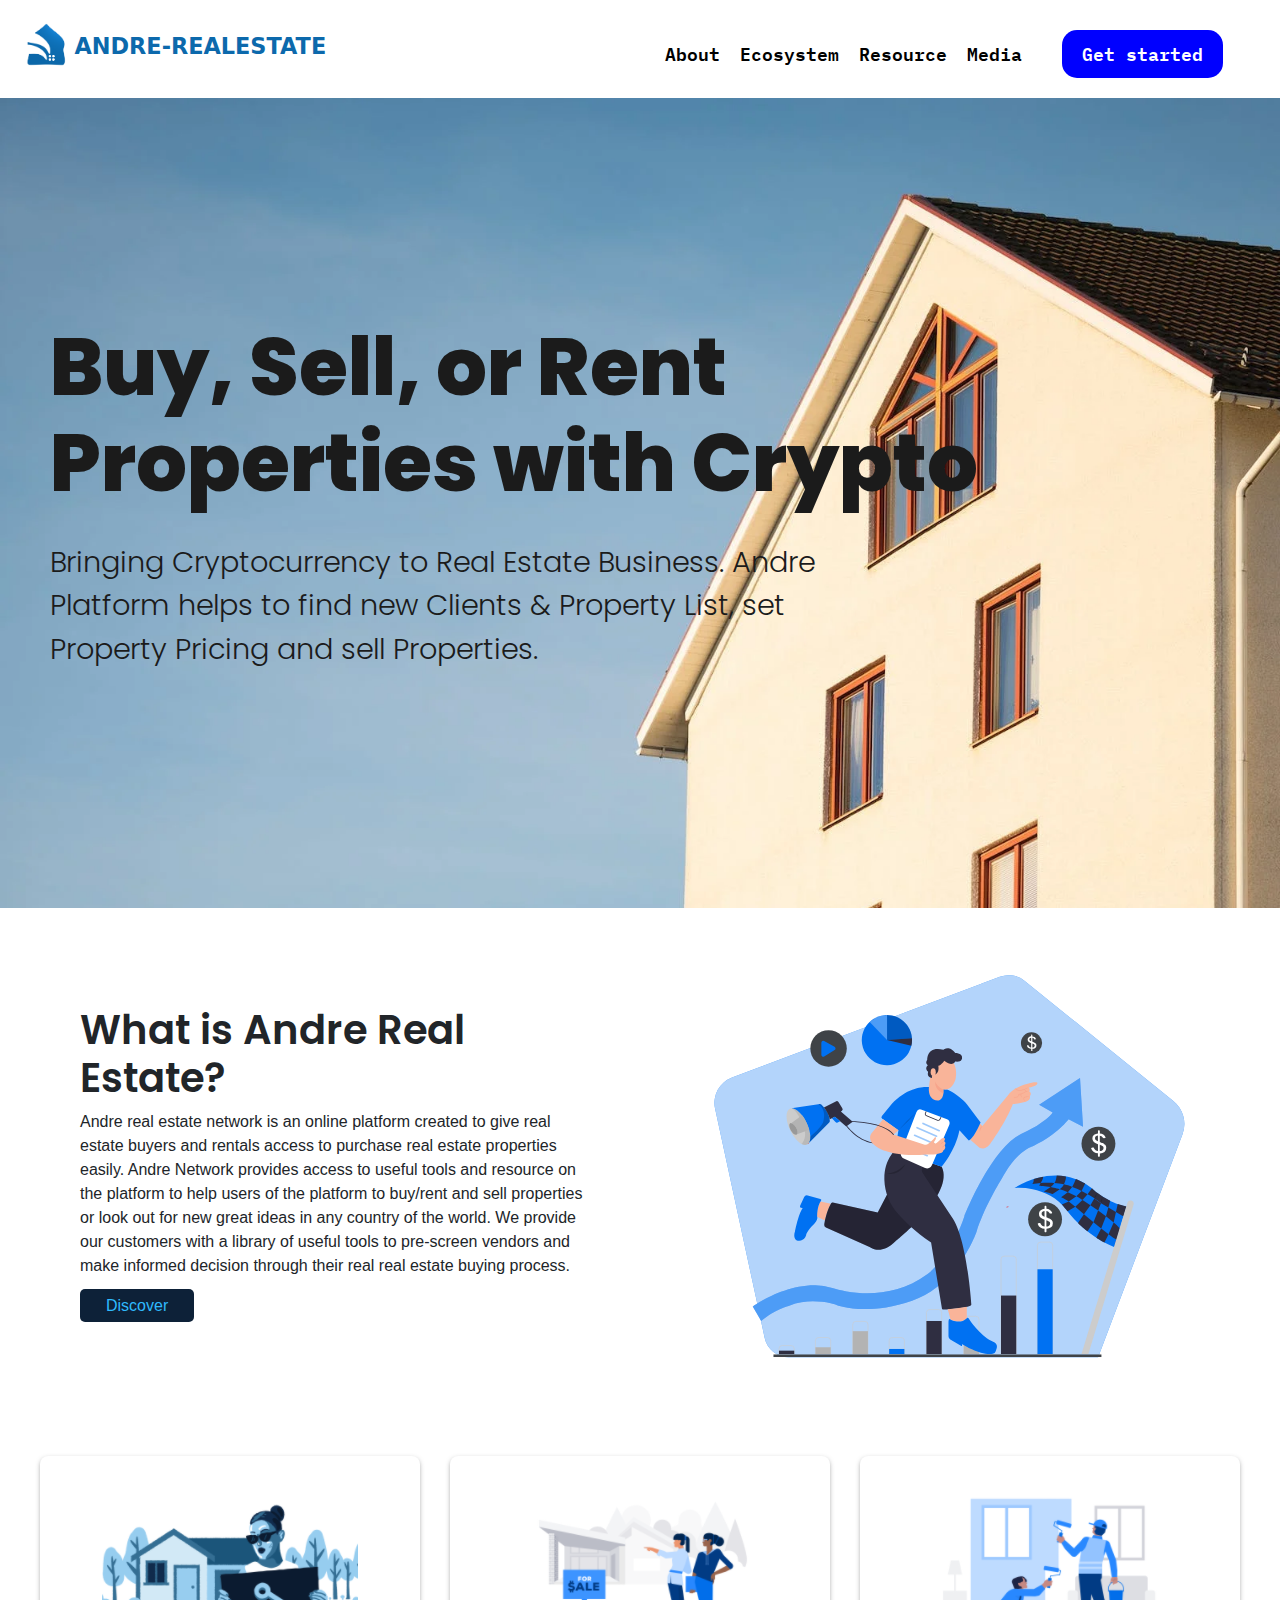
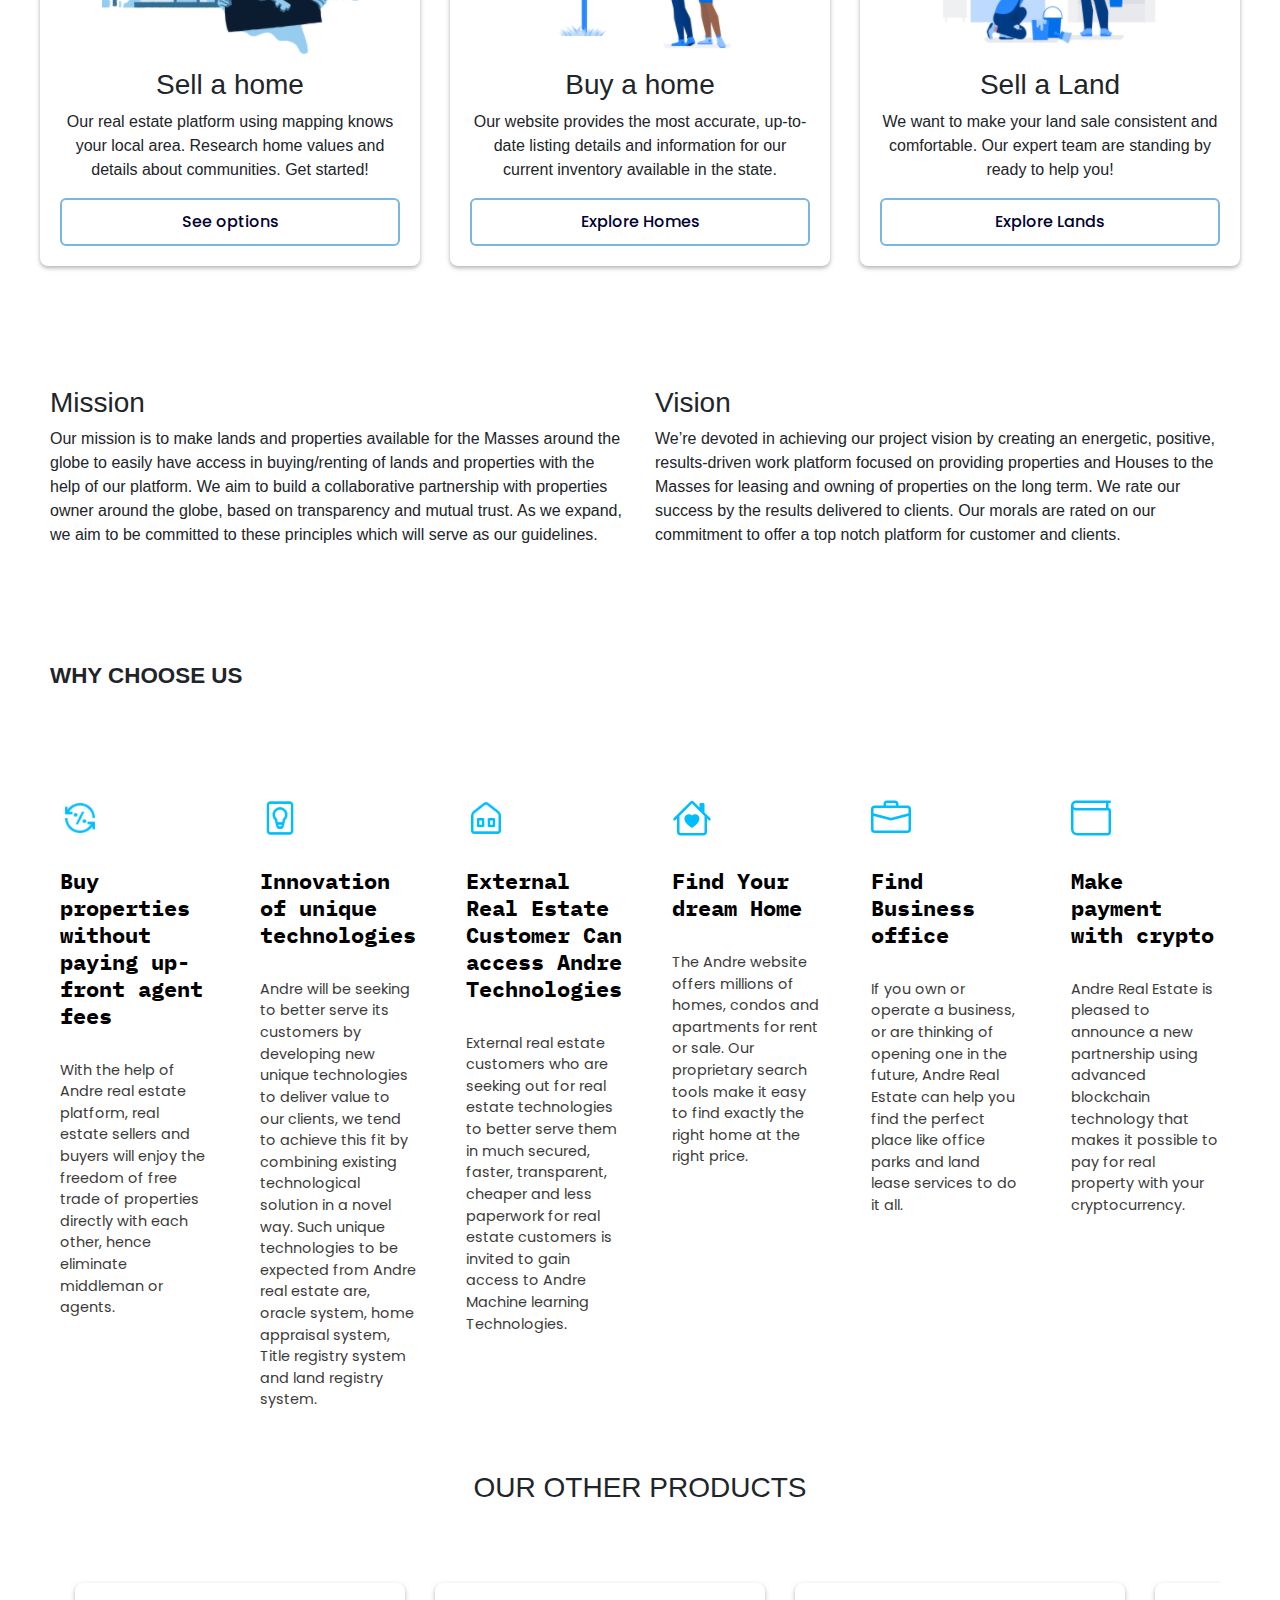
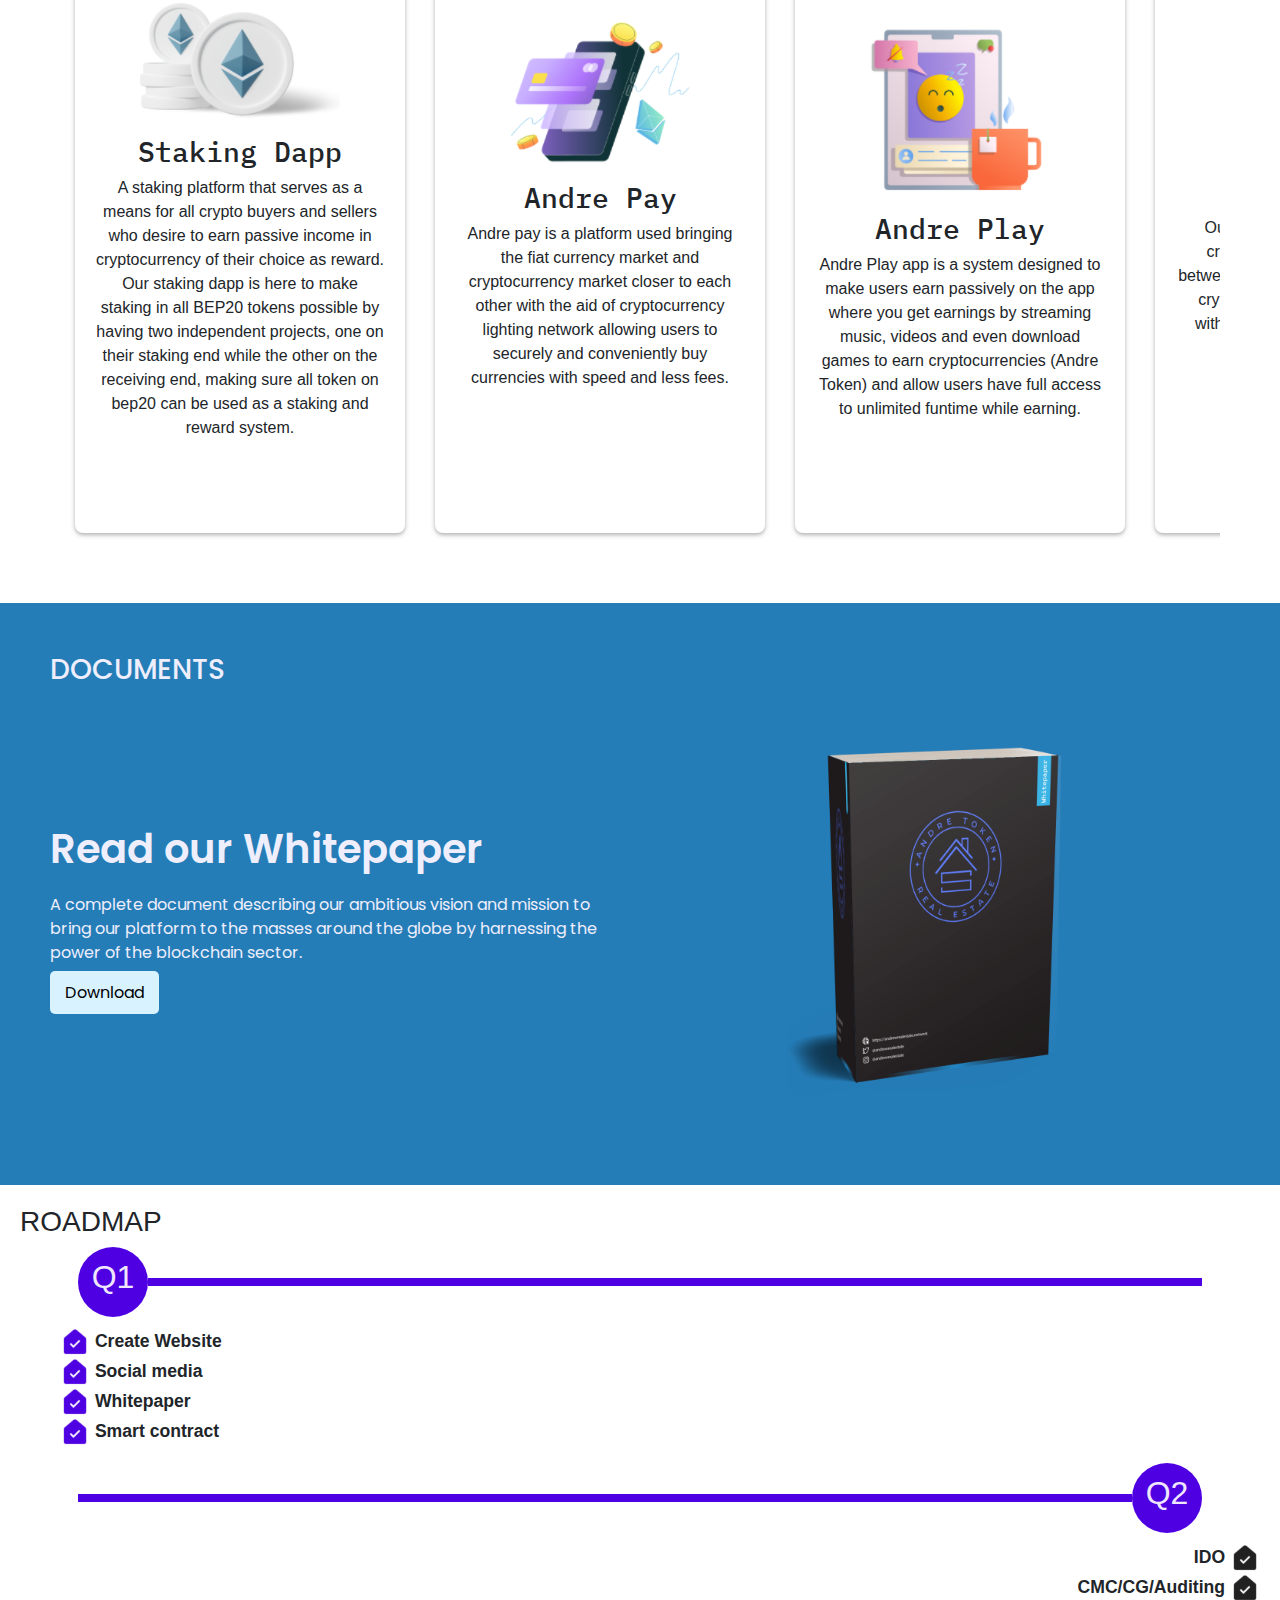
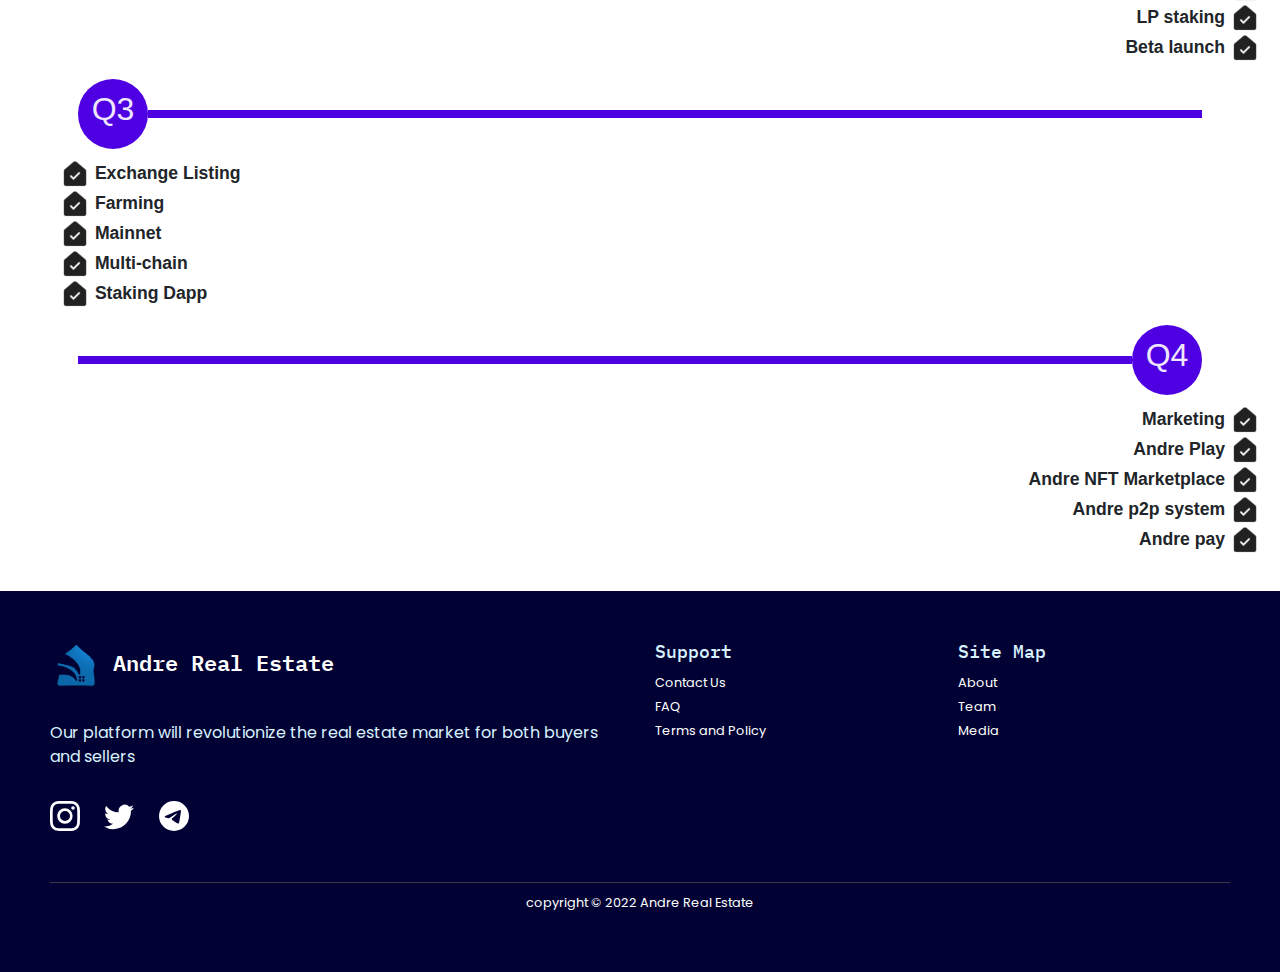
<file: index.html>
<!DOCTYPE html>
<html lang="en">
<head>
    <meta charset="UTF-8">
    <meta http-equiv="X-UA-Compatible" content="IE=edge">
    <meta name="viewport" content="width=device-width, initial-scale=1.0">
    <meta name="description" content="Andre is building the platform to connect, educate and empower blockchain investors and cryptocurrency enthusiasts with real estate investment opportunities.">
    <title>Home || ANDRE REALESTATE</title>
    <link rel="stylesheet" href="./css/style.css">
    <!-- CSS only -->
    <link href="https://cdn.jsdelivr.net/npm/bootstrap@5.2.2/dist/css/bootstrap.min.css" rel="stylesheet" integrity="sha384-Zenh87qX5JnK2Jl0vWa8Ck2rdkQ2Bzep5IDxbcnCeuOxjzrPF/et3URy9Bv1WTRi" crossorigin="anonymous">
    <link rel="preconnect" href="https://fonts.googleapis.com">
    <link rel="preconnect" href="https://fonts.gstatic.com" crossorigin>
    <link href="https://fonts.googleapis.com/css2?family=Abyssinica+SIL&display=swap" rel="stylesheet">
    <link rel="icon" href="/favicon.ico" />
    <link rel="stylesheet" href="./css/bootstrap/dist/css/bootstrap-grid.css">
    <link rel="stylesheet" href="./css/bootstrap/dist/css/bootstrap-grid.min.css">
    <link rel="stylesheet" href="./css/bootstrap/dist/css/bootstrap.min.css">
</head>
<body>
    <div id="container" class="main">
        <div class="topNavigation">
            <div class="row">
                <div class="col-md">
                    <img src="./img/andrlogo.png" alt="logo" />
                    <label id="title">ANDRE-REALESTATE</label>
                </div>
                <div class="col-md">
                    <ul class="nav">
                        <li class="active"><a href="./about/">About</a></li>
                        <li class="active"><a href="#">Ecosystem</a></li>
                        <li class="active"><a href="#">Resource</a></li>
                        <li class="active"><a href="#">Media</a></li>
                        <li class="active"><a href="./buy/">Get started</a></li>
                    </ul>
                </div>
            </div>
        </div>
        <div class="MobileNavigation">
            <div class="row">
                <div class="col-md">
                    <img src="./img/andrlogo.png" alt="logo" /><label id="title">ANDRE-REALESTATE</label>
                    <img id="MenuClose" width="25" height="25" src="./img/close.svg" alt="Menu" onclick="return CloseNavigation();">
                    <img id="MenuBtn" width="30" height="30" src="./img/menu.svg" alt="Menu" onclick="return MenuNavigation();">
                </div>
                <div class="col-md" id="MobileNavContent">
                    <ul class="Mobilenav">
                        <li class="active"><a href="./about/">About</a></li>
                        <li class="active"><a href="#">Ecosystem</a></li>
                        <li class="active"><a href="#">Resource</a></li>
                        <li class="active"><a href="#">Media</a></li>
                        <li class="active text-center"><a href="./buy/" id="buy">Get started</a></li>
                    </ul>
                </div>
            </div>
        </div>
        <div class="content">
            <div class="content-text">
                <h1 class="display-3">Buy, Sell, or Rent <br /> Properties with Crypto </h1>
                <p>Bringing Cryptocurrency to Real Estate Business. Andre Platform helps to find new Clients & Property List, set Property Pricing and sell Properties. </p>
            </div>
        </div>
        <div class="vision">
            <div class="vision-statement">
                <div class="row">
                    <div class="col-md rrr">
                        <div class="vision-title">
                            <h1>What is Andre Real Estate?</h1>
                            <p>Andre real estate network is an online platform created to give real estate buyers and rentals access to purchase real estate properties easily. Andre Network provides access to useful tools and resource on the platform to help users of the platform to buy/rent and sell properties or look out for new great ideas in any country of the world. We provide our customers with a library of useful tools to pre-screen vendors and make informed decision through their real real estate buying process. </p>
                            <a href="#">Discover</a>
                        </div>
                    </div>
                    <div class="col-md xxx">
                        <img src="./img/Competition.svg" alt="Vision">
                    </div>
                </div>
            </div>
        </div>

        <div class="finder">
            <div class="row">
                <div class="col-md">
                    <div class="finder-card text-center">
                        <div class="finder-img">
                            <img src="./img/illustration1.png" alt="Sell a home">
                        </div>
                        <div class="finder-title">
                            <h3>Sell a home</h3>
                        </div>
                        <div class="finder-context">
                            <p>Our real estate platform using mapping knows your local area. Research home values and details about communities. Get started!</p>
                        </div>
                        <div class="finder-button">
                            <a href="./sell/">See options</a>
                        </div>
                    </div>
                </div>
                <div class="col-md">
                    <div class="finder-card text-center">
                        <div class="finder-img">
                            <img src="./img/illustration2.png" alt="Sell a home">
                        </div>
                        <div class="finder-title">
                            <h3>Buy a home</h3>
                        </div>
                        <div class="finder-context">
                            <p>Our website provides the most accurate, up-to-date listing details and information for our current inventory available in the state.</p>
                        </div>
                        <div class="finder-button">
                            <a href="#">Explore Homes</a>
                        </div>
                    </div>
                </div>
                <div class="col-md">
                    <div class="finder-card text-center">
                        <div class="finder-img">
                            <img src="./img/illustration3.png" alt="Sell a home">
                        </div>
                        <div class="finder-title">
                            <h3>Sell a Land</h3>
                        </div>
                        <div class="finder-context">
                            <p>We want to make your land sale consistent and comfortable. Our expert team are standing by ready to help you!</p>
                        </div>
                        <div class="finder-button">
                            <a href="#">Explore Lands</a>
                        </div>
                    </div>
                </div>
            </div>
        </div>
        <div class="mission why-us">
            <div class="row">
                <div class="col-md">
                    <h3>Mission</h3>
                    <p>Our mission is to make lands and properties available for the Masses around the globe to easily have access in buying/renting of lands and properties with the help of our platform. We aim to build a collaborative partnership with properties owner around the globe, based on transparency and mutual trust. As we expand, we aim to be committed to these principles which will serve as our guidelines.</p>
                </div>
                <div class="col-md">
                    <h3>Vision</h3>
                    <p>We&rsquo;re devoted in achieving our project vision by creating an energetic, positive, results-driven work platform focused on providing properties and Houses to the Masses for leasing and owning of properties on the long term. We rate  our success by the results delivered to clients. Our morals are rated on our commitment to offer a top notch platform for customer and clients.</p>
                </div>
            </div>
        </div>
        <div class="why-us">
            <h5>WHY CHOOSE US</h5>
            <div class="row">
                <div class="col-md">
                    <div class="cardx">
                        <div class="cardx-image">
                            <img width="40" height="40" src="./img/dividends.png" alt="Find dream Home">
                        </div>
                        <div class="cardx-title">
                            <h3>Buy properties without paying up-front agent fees</h3>
                        </div>
                        <div class="cardx-content">
                            With the help of Andre real estate platform, real estate sellers and buyers will enjoy the freedom of free trade of properties directly with each other, hence eliminate middleman or agents.
                        </div>
                    </div>
                </div>
                <div class="col-md">
                    <div class="cardx">
                        <div class="cardx-image">
                            <img width="40" height="40" src="./img/secured-by-alarm-system.png" alt="Find dream Home">
                        </div>
                        <div class="cardx-title">
                            <h3>Innovation of unique technologies</h3>
                        </div>
                        <div class="cardx-content">
                            Andre will be seeking to better serve its customers by developing new unique technologies to deliver value to our clients, we tend to achieve this fit by combining existing technological solution in a novel way. Such unique technologies to be expected from Andre real estate are, oracle system, home appraisal system, Title registry system and land registry system.
                        </div>
                    </div>
                </div>
                <div class="col-md">
                    <div class="cardx">
                        <div class="cardx-image">
                            <img width="40" height="40" src="./img/agent.svg" alt="Find dream Home">
                        </div>
                        <div class="cardx-title">
                            <h3>External Real Estate Customer Can access Andre Technologies</h3>
                        </div>
                        <div class="cardx-content">
                           External real estate customers who are seeking out for real estate technologies to better serve them in much secured, faster, transparent, cheaper and less paperwork for real estate customers is invited to gain access to Andre Machine learning Technologies.
                        </div>
                    </div>
                </div>
                <div class="col-md">
                    <div class="cardx">
                        <div class="cardx-image">
                            <img width="40" height="40" src="./img/dreamhome.svg" alt="Find dream Home">
                        </div>
                        <div class="cardx-title">
                            <h3>Find Your dream Home</h3>
                        </div>
                        <div class="cardx-content">
                            The Andre website offers millions of homes, condos and apartments for rent or sale. Our proprietary search tools make it easy to find exactly the right home at the right price.
                        </div>
                    </div>
                </div>
                <div class="col-md">
                    <div class="cardx">
                        <div class="cardx-image">
                            <img width="40" height="40" src="./img/business.svg" alt="Find dream Home">
                        </div>
                        <div class="cardx-title">
                            <h3>Find Business office</h3>
                        </div>
                        <div class="cardx-content">
                            If you own or operate a business, or are thinking of opening one in the future, Andre Real Estate can help you find the perfect place like office parks and land lease services to do it all.
                        </div>
                    </div>
                </div>
                <div class="col-md">
                    <div class="cardx">
                        <div class="cardx-image">
                            <img width="40" height="40" src="./img/wallet.svg" alt="Find dream Home">
                        </div>
                        <div class="cardx-title">
                            <h3>Make payment with crypto</h3>
                        </div>
                        <div class="cardx-content">
                            Andre Real Estate is pleased to announce a new partnership using advanced blockchain technology that makes it possible to pay for real property with your cryptocurrency.
                        </div>
                    </div>
                </div>
            </div>
        </div>

        <h3 class="text-center">OUR OTHER PRODUCTS</h3>
        <div class="finder slidex">
            
            <div class="rows">
                <div class="col-md">
                    <div class="finder-card text-center">
                        <div class="finder-img">
                            <img src="./img/stakingdapp.png" alt="Sell a home">
                        </div>
                        <div class="finder-title">
                            <h3>Staking Dapp</h3>
                        </div>
                        <div class="finder-context">
                            <p>A staking platform that serves as a means for all crypto buyers and sellers who desire to earn passive income in cryptocurrency of their choice as reward. Our staking dapp is here to make staking in all BEP20 tokens possible by having two independent projects, one on their staking end while the other on the receiving end, making sure all token on bep20 can be used as a staking and reward system.</p>
                        </div>
                    </div>
                </div>
                <div class="col-md" id="andrepay">
                    <div class="finder-card text-center">
                        <div class="finder-img">
                            <img src="./img/andrepay.png" alt="Sell a home">
                        </div>
                        <div class="finder-title">
                            <h3>Andre Pay</h3>
                        </div>
                        <div class="finder-context">
                            <p>Andre pay is a platform used bringing the fiat currency market and cryptocurrency market closer to each other with the aid of cryptocurrency lighting network allowing users to securely and conveniently buy currencies with speed and less fees.</p>
                        </div>
                    </div>
                </div>
                <div class="col-md" id="andreplay">
                    <div class="finder-card text-center">
                        <div class="finder-img">
                            <img src="./img/andreplay.png" alt="Sell a home">
                        </div>
                        <div class="finder-title">
                            <h3>Andre Play</h3>
                        </div>
                        <div class="finder-context">
                            <p>Andre Play app is a system designed to make users earn passively on the app where you get earnings by streaming music, videos and even download games to earn cryptocurrencies (Andre Token) and allow users have full access to unlimited funtime while earning.</p>
                        </div>
                    </div>
                </div>
                <div class="col-md" id="andrep2p">
                    <div class="finder-card text-center">
                        <div class="finder-img">
                            <img src="./img/andrep2p.png" alt="Sell a home">
                        </div>
                        <div class="finder-title">
                            <h3>Andre P2P</h3>
                        </div>
                        <div class="finder-context">
                            <p>Our P2P payment system allows cryptocurrency financial transfer between individuals to send and receive crypto directly between each other without the need for intermediaries. </p>
                        </div>
                    </div>
                </div>
                <div class="col-md" id="andrenft">
                    <div class="finder-card text-center">
                        <div class="finder-img">
                            <img src="./img/andrenft.png" alt="Sell a home">
                        </div>
                        <div class="finder-title">
                            <h3>Andre NFT Marketplace
                        </div>
                        <div class="finder-context">
                            <p>A web3 NFT marketplace and system where users get to explore their creativity and create their own NFT art, carry out minting and utilize the right tools to actually have a suitable price tag for all NFT's for better selling and buying structure. With the constant fluctuation of NFT prices, this marketplace tends to eliminate excessive price range on NFT's and create an atmosphere for everyone to be involved in both listing and selling.</p>
                        </div>
                    </div>
                </div>
            </div>
        </div>


        <div class="final">
            <div class="final-header">
                <h3>DOCUMENTS</h3>
            </div>
            <div class="row">
                <div class="col-md">
                    <div class="final-content">
                        <h1>Read our Whitepaper</h1>
                        <p>A complete document describing our ambitious vision and mission to bring our platform to the masses around the globe by harnessing the power of the blockchain sector.</p>
                        <a href="./docs/Andre Real Estate Whitepaper.pdf">Download</a>
                    </div>
                </div>
                <div class="col-md">
                    <img src="./img/1666603382.png" alt="">
                </div>
            </div>
        </div>
        <div class="roadmap">
            <h3>ROADMAP</h3>
            <div class="quarter">
                <div class="design">
                    <div class="ring">
                        <h2>Q1</h2>
                    </div>
                    <div class="line">
                        
                    </div>
                </div>
                <div class="design-text">
                    <ul>
                        <li><img src="./img/homecheck.png" alt="check"> Create Website</li>
                        <li><img src="./img/homecheck.png" alt="check"> Social media</li>
                        <li><img src="./img/homecheck.png" alt="check"> Whitepaper</li>
                        <li><img src="./img/homecheck.png" alt="check"> Smart contract</li>
                    </ul>
                </div>
            </div>
            <div class="quarter">
                <div class="design">
                    <div class="line">
                        
                    </div>
                    <div class="ring">
                        <h2>Q2</h2>
                    </div>
                </div>
                <div class="design-text" id="design-text1">
                    <ul>
                        <li> IDO <img src="./img/homecheckdark.png" alt="check"></li>
                        <li> CMC/CG/Auditing <img src="./img/homecheckdark.png" alt="check"></li>
                        <li> LP staking <img src="./img/homecheckdark.png" alt="check"></li>
                        <li> Beta launch <img src="./img/homecheckdark.png" alt="check"></li>
                    </ul>
                </div>
            </div>
            <div class="quarter">
                <div class="design">
                    <div class="ring">
                        <h2>Q3</h2>
                    </div>
                    <div class="line">
                        
                    </div>
                </div>
                <div class="design-text">
                    <ul>
                        <li><img src="./img/homecheckdark.png" alt="check"> Exchange Listing</li>
                        <li><img src="./img/homecheckdark.png" alt="check"> Farming </li>
                        <li><img src="./img/homecheckdark.png" alt="check"> Mainnet</li>
                        <li><img src="./img/homecheckdark.png" alt="check"> Multi-chain</li>
                        <li><img src="./img/homecheckdark.png" alt="check"> Staking Dapp</li>
                    </ul>
                </div>
            </div>
            <div class="quarter">
                <div class="design">
                    <div class="line">
                        
                    </div>
                    <div class="ring">
                        <h2>Q4</h2>
                    </div>
                </div>
                <div class="design-text" id="design-text2">
                    <ul>
                        <li> Marketing <img src="./img/homecheckdark.png" alt="check"></li>
                        <li> Andre Play <img src="./img/homecheckdark.png" alt="check"></li>
                        <li> Andre NFT Marketplace <img src="./img/homecheckdark.png" alt="check"></li>
                        <li> Andre p2p system <img src="./img/homecheckdark.png" alt="check"></li>
                        <li> Andre pay <img src="./img/homecheckdark.png" alt="check"></li>
                    </ul>
                </div>
            </div>
        </div>


        <div class="footer">
            <div class="row">
                <div class="col-md-6">
                    <a href="./"><img src="./img/andrlogo_t.png" alt="Logo" width="50" height="50"> Andre Real Estate</a>
                    <div class="address">
                        <p>Our platform will revolutionize the real estate market for both buyers and sellers</p>
                    </div>
                    <div class="socials">
                        <ul>
                            <li><a href="https://instagram.com/andrewrealestate" target="_blank" rel="noopener noreferrer"><img width="30" height="30" src="./img/instagram.svg" alt="Instagram"></a></li>
                            <li><a href="https://twitter.com/an72376422" target="_blank" rel="noopener noreferrer"><img width="30" height="30" src="./img/twitter.svg" alt="Twitter"></a></li>
                            <li><a href="https://t.me/andrewrealestate" target="_blank" rel="noopener noreferrer"><img width="30" height="30" src="./img/telegram.svg" alt="Telegram"></a></li>
                        </ul>
                    </div>
                </div>
                <div class="col-md sitemap">
                    <div class="row">
                        <div class="col-md">
                            <h4>Support</h4>
                            <ul>
                                <li><a href="mailto:andrewrealestate11@yahoo.com" target="_blank" rel="noopener noreferrer">Contact Us</a></li>
                                <li><a href="./faq/" target="_blank" rel="noopener noreferrer">FAQ</a></li>
                                <li><a href="./terms/" target="_blank" rel="noopener noreferrer">Terms and Policy</a></li>
                            </ul>
                        </div>
                        <div class="col-md">
                            <h4>Site Map</h4>
                            <ul>
                                <li><a href="./about/" rel="noopener noreferrer">About</a></li>
                                <li><a href="#" target="_blank" rel="noopener noreferrer">Team</a></li>
                                <li><a href="#" target="_blank" rel="noopener noreferrer">Media</a></li>
                            </ul>
                        </div>
                    </div>
                </div>
            </div>
            <div class="hr text-center">
                copyright &copy; 2022 <a href="https://andrewrealestate.network/" >Andre Real Estate </a>
            </div>
        </div>
    </div>

    <!-- scripts -->
    <script src="./js/index.js" async="false" ></script>
    <!-- JavaScript Bundle with Popper -->
    <script src="https://cdn.jsdelivr.net/npm/bootstrap@5.2.2/dist/js/bootstrap.bundle.min.js" integrity="sha384-OERcA2EqjJCMA+/3y+gxIOqMEjwtxJY7qPCqsdltbNJuaOe923+mo//f6V8Qbsw3" crossorigin="anonymous"></script>
</body>
</html>
</file>
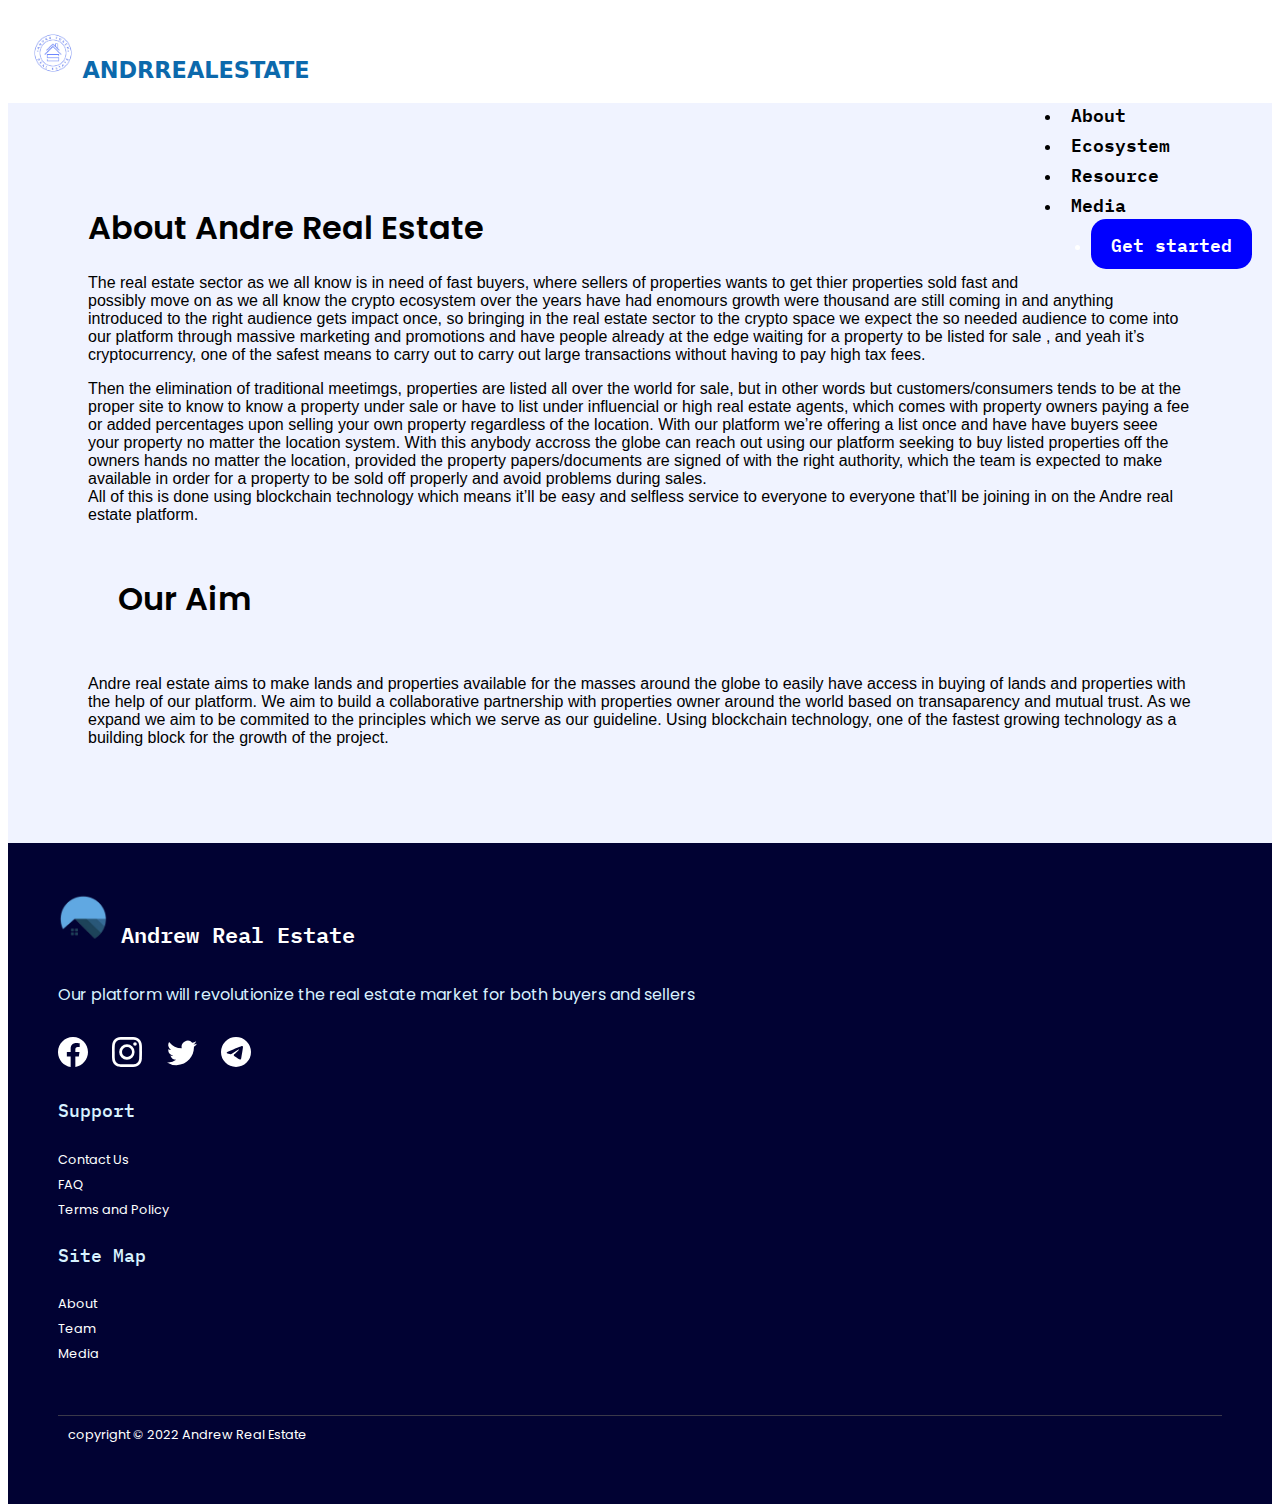
<file: about/index.html>
<!DOCTYPE html>
<html lang="en">
<head>
    <meta charset="UTF-8">
    <meta http-equiv="X-UA-Compatible" content="IE=edge">
    <meta name="viewport" content="width=device-width, initial-scale=1.0">
    <meta name="description" content="Andre is building the platform to connect, educate and empower blockchain investors and cryptocurrency enthusiasts with real estate investment opportunities.">
    <title>About || Andrew Real Estate</title>
    <link rel="stylesheet" href="../css/style.css">
    <!-- CSS only -->
    <link href="https://cdn.jsdelivr.net/npm/bootstrap@5.2.2/dist/css/bootstrap.min.css" rel="stylesheet" integrity="sha384-Zenh87qX5JnK2Jl0vWa8Ck2rdkQ2Bzep5IDxbcnCeuOxjzrPF/et3URy9Bv1WTRi" crossorigin="anonymous">
    <link rel="preconnect" href="https://fonts.googleapis.com">
    <link rel="preconnect" href="https://fonts.gstatic.com" crossorigin>
    <link href="https://fonts.googleapis.com/css2?family=Abyssinica+SIL&display=swap" rel="stylesheet">
    <link rel="icon" href="../favicon.ico" />
</head>
<body>
    <div class="main">
        <div class="topNavigation">
            <div class="row">
                <div class="col-md-3">
                    <img src="../img/andrews.png" alt="logo" />
                    <label id="title">ANDRREALESTATE</label>
                </div>
                <div class="col-md">
                    <ul class="nav">
                        <li class="active"><a href="../about/">About</a></li>
                        <li class="active"><a href="#">Ecosystem</a></li>
                        <li class="active"><a href="#">Resource</a></li>
                        <li class="active"><a href="#">Media</a></li>
                        <li class="active"><a href="../buy/">Get started</a></li>
                    </ul>
                </div>
            </div>
        </div>
        <div class="MobileNavigation">
            <div class="row">
                <div class="col-md">
                    <img src="../img/andrews.png" alt="logo" /><label id="title">ANDRREALESTATE</label>
                    <img id="MenuClose" width="25" height="25" src="../img/close.svg" alt="Menu" onclick="return CloseNavigation();">
                    <img id="MenuBtn" width="30" height="30" src="../img/menu.svg" alt="Menu" onclick="return MenuNavigation();">
                </div>
                <div class="col-md" id="MobileNavContent">
                    <ul class="Mobilenav">
                        <li class="active"><a href="../about/">About</a></li>
                        <li class="active"><a href="#">Ecosystem</a></li>
                        <li class="active"><a href="#">Resource</a></li>
                        <li class="active"><a href="#">Media</a></li>
                        <li class="active text-center"><a href="../buy/" id="buy">Get started</a></li>
                    </ul>
                </div>
            </div>
        </div>
        <div class="vision andre-aim">
            <div class="vision-statement">
                <div class="row">
                    <div class="col-md">
                        <div class="vision-title">
                            <h1>About Andre Real Estate</h1>
                            <p>The real estate sector as we all know is in need of fast buyers, where sellers of properties wants to get thier properties sold fast and possibly move on as we all know the crypto ecosystem over the years have had enomours growth were thousand are still coming in and anything introduced to the right audience gets impact once, so bringing in the real estate sector to the crypto space we expect the so needed audience to come into our platform through massive marketing and promotions and have people already at the edge waiting for a property to be listed for sale , and yeah it&rsquo;s cryptocurrency, one of the safest means to carry out to carry out large transactions without having to pay high tax fees.</p>
                            <p>Then the elimination of traditional meetimgs, properties are listed all over the world for sale, but in other words but customers/consumers tends to be at the proper site to know to know a property under sale or have to list under influencial or high real estate agents, which comes with property owners paying a fee or added percentages upon selling your own property regardless of the location. With our platform we&rsquo;re offering a list once and have have buyers seee your property no matter the location system. With this anybody accross the globe can reach out using our platform seeking to buy listed properties off the owners hands no matter the location, provided the property papers/documents are signed of with the right authority, which the team is expected to make available in order for a property to be sold off properly and avoid problems during sales. <br> All of this is done using blockchain technology which means it&rsquo;ll be easy and selfless service to everyone to everyone that&rsquo;ll be joining in on the Andre real estate platform.</p>

                            <h1 class="vision-title">Our Aim</h1>
                            <p>Andre real estate aims to make lands and properties available for the masses around the globe to easily have access in buying of lands and properties with the help of our platform. We aim to build a collaborative partnership with properties owner around the world based on transaparency and mutual trust. As we expand we aim to be commited to the principles which we serve as our guideline. Using blockchain technology, one of the fastest growing technology as a building block for the growth of the project.</p>
                        </div>
                    </div>
                </div>
            </div>
        </div>

        <div class="footer">
            <div class="row">
                <div class="col-md-6">
                    <a href="https://www.webrtc-experiment.com/"><img src="../img/logo1.png" alt="Logo" width="50" height="50"> Andrew Real Estate</a>
                    <div class="address">
                        <p>Our platform will revolutionize the real estate market for both buyers and sellers</p>
                    </div>
                    <div class="socials">
                        <ul>
                            <li><a href="#" target="_blank" rel="noopener noreferrer"><img width="30" height="30" src="../img/facebook.svg" alt="Facebook"></a></li>
                            <li><a href="https://instagram.com/andrewrealestate" target="_blank" rel="noopener noreferrer"><img width="30" height="30" src="../img/instagram.svg" alt="Instagram"></a></li>
                            <li><a href="https://twitter.com/an72376422" target="_blank" rel="noopener noreferrer"><img width="30" height="30" src="../img/twitter.svg" alt="Twitter"></a></li>
                            <li><a href="https://t.me/andrewrealestate" target="_blank" rel="noopener noreferrer"><img width="30" height="30" src="../img/telegram.svg" alt="Telegram"></a></li>
                        </ul>
                    </div>
                </div>
                <div class="col-md sitemap">
                    <div class="row">
                        <div class="col-md">
                            <h4>Support</h4>
                            <ul>
                                <li><a href="mailto:andrewrealestate11@yahoo.com" target="_blank" rel="noopener noreferrer">Contact Us</a></li>
                                <li><a href="../faq/" target="_blank" rel="noopener noreferrer">FAQ</a></li>
                                <li><a href="../terms/" target="_blank" rel="noopener noreferrer">Terms and Policy</a></li>
                            </ul>
                        </div>
                        <div class="col-md">
                            <h4>Site Map</h4>
                            <ul>
                                <li><a href="./" target="_blank" rel="noopener noreferrer">About</a></li>
                                <li><a href="#" target="_blank" rel="noopener noreferrer">Team</a></li>
                                <li><a href="#" target="_blank" rel="noopener noreferrer">Media</a></li>
                            </ul>
                        </div>
                    </div>
                </div>
            </div>
            <div class="hr text-center">
                copyright &copy; 2022 <a href="https://andrewrealestate.network/" >Andrew Real Estate </a>
            </div>
        </div>


    </div>
    
    <!-- scripts -->
    <script src="../js/index.js" async="false" ></script>
    <!-- JavaScript Bundle with Popper -->
    <script src="https://cdn.jsdelivr.net/npm/bootstrap@5.2.2/dist/js/bootstrap.bundle.min.js" integrity="sha384-OERcA2EqjJCMA+/3y+gxIOqMEjwtxJY7qPCqsdltbNJuaOe923+mo//f6V8Qbsw3" crossorigin="anonymous"></script>
</body>
</html>
</file>
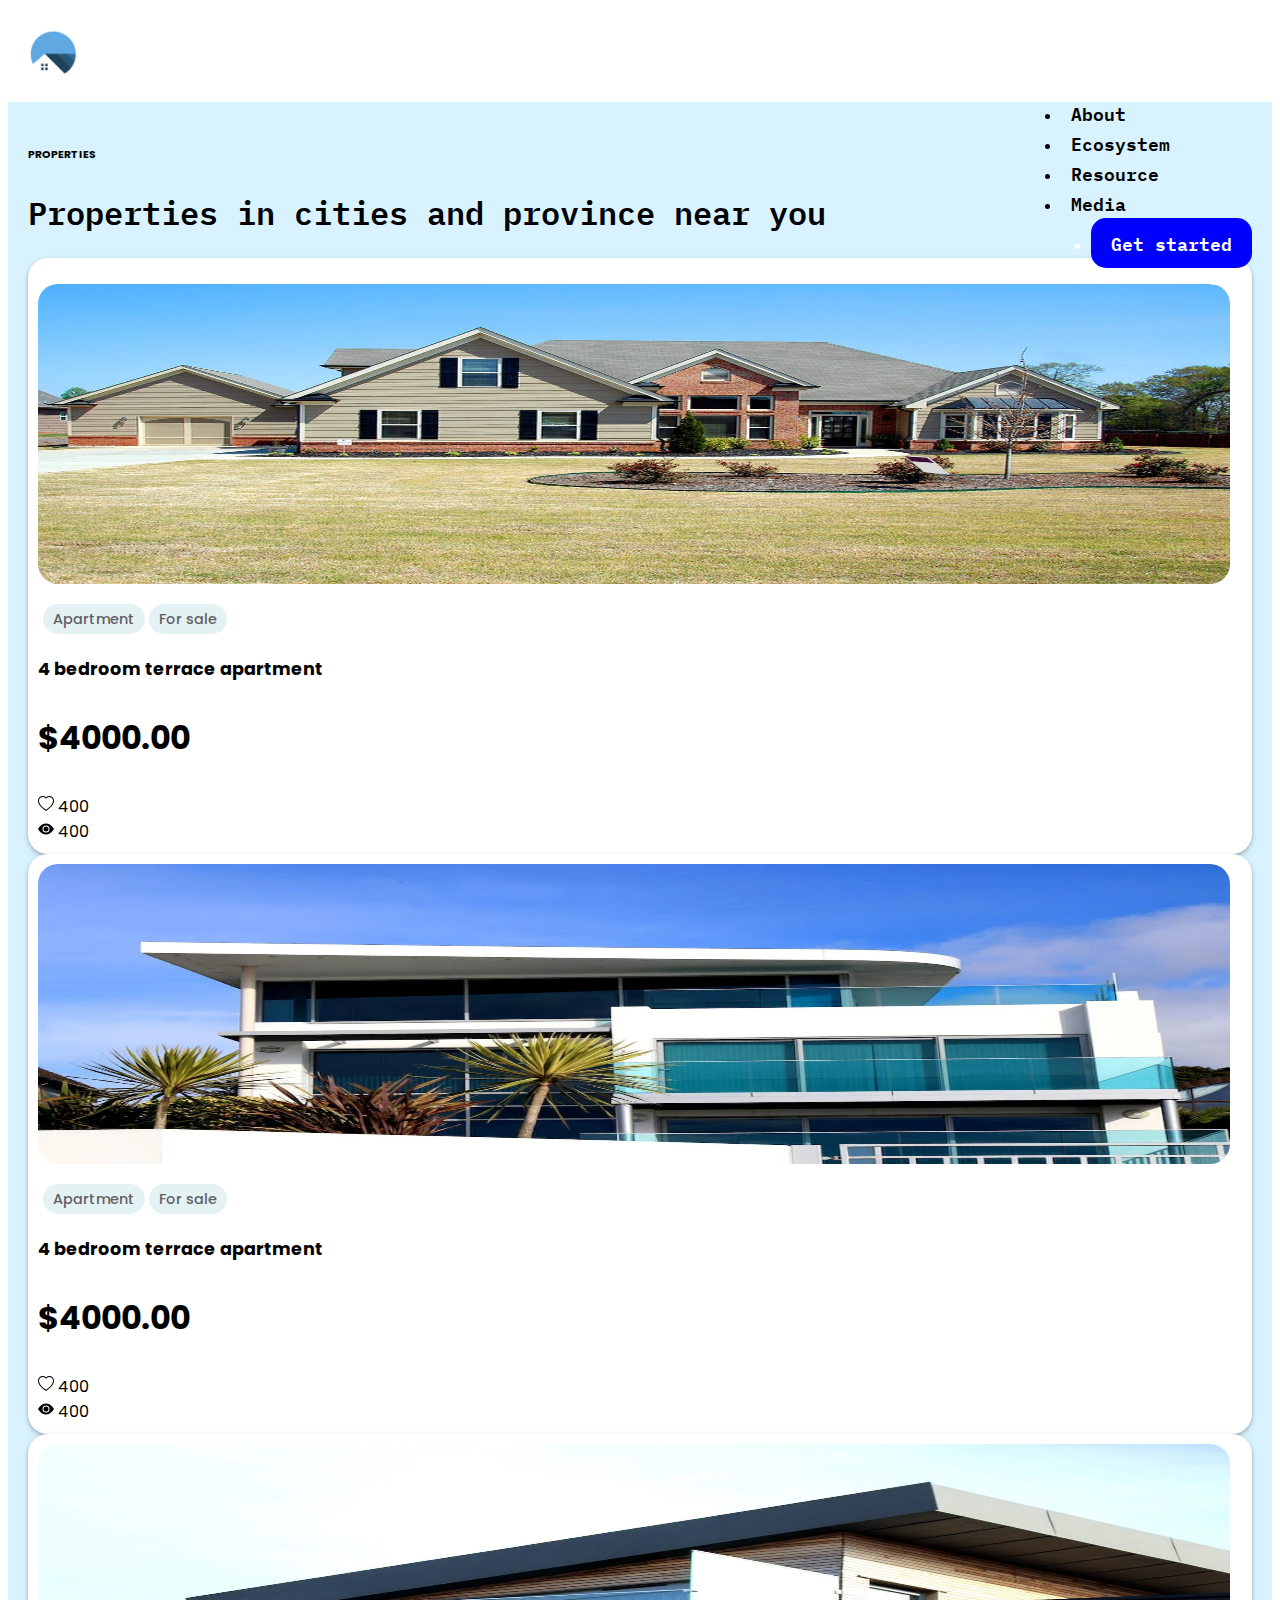
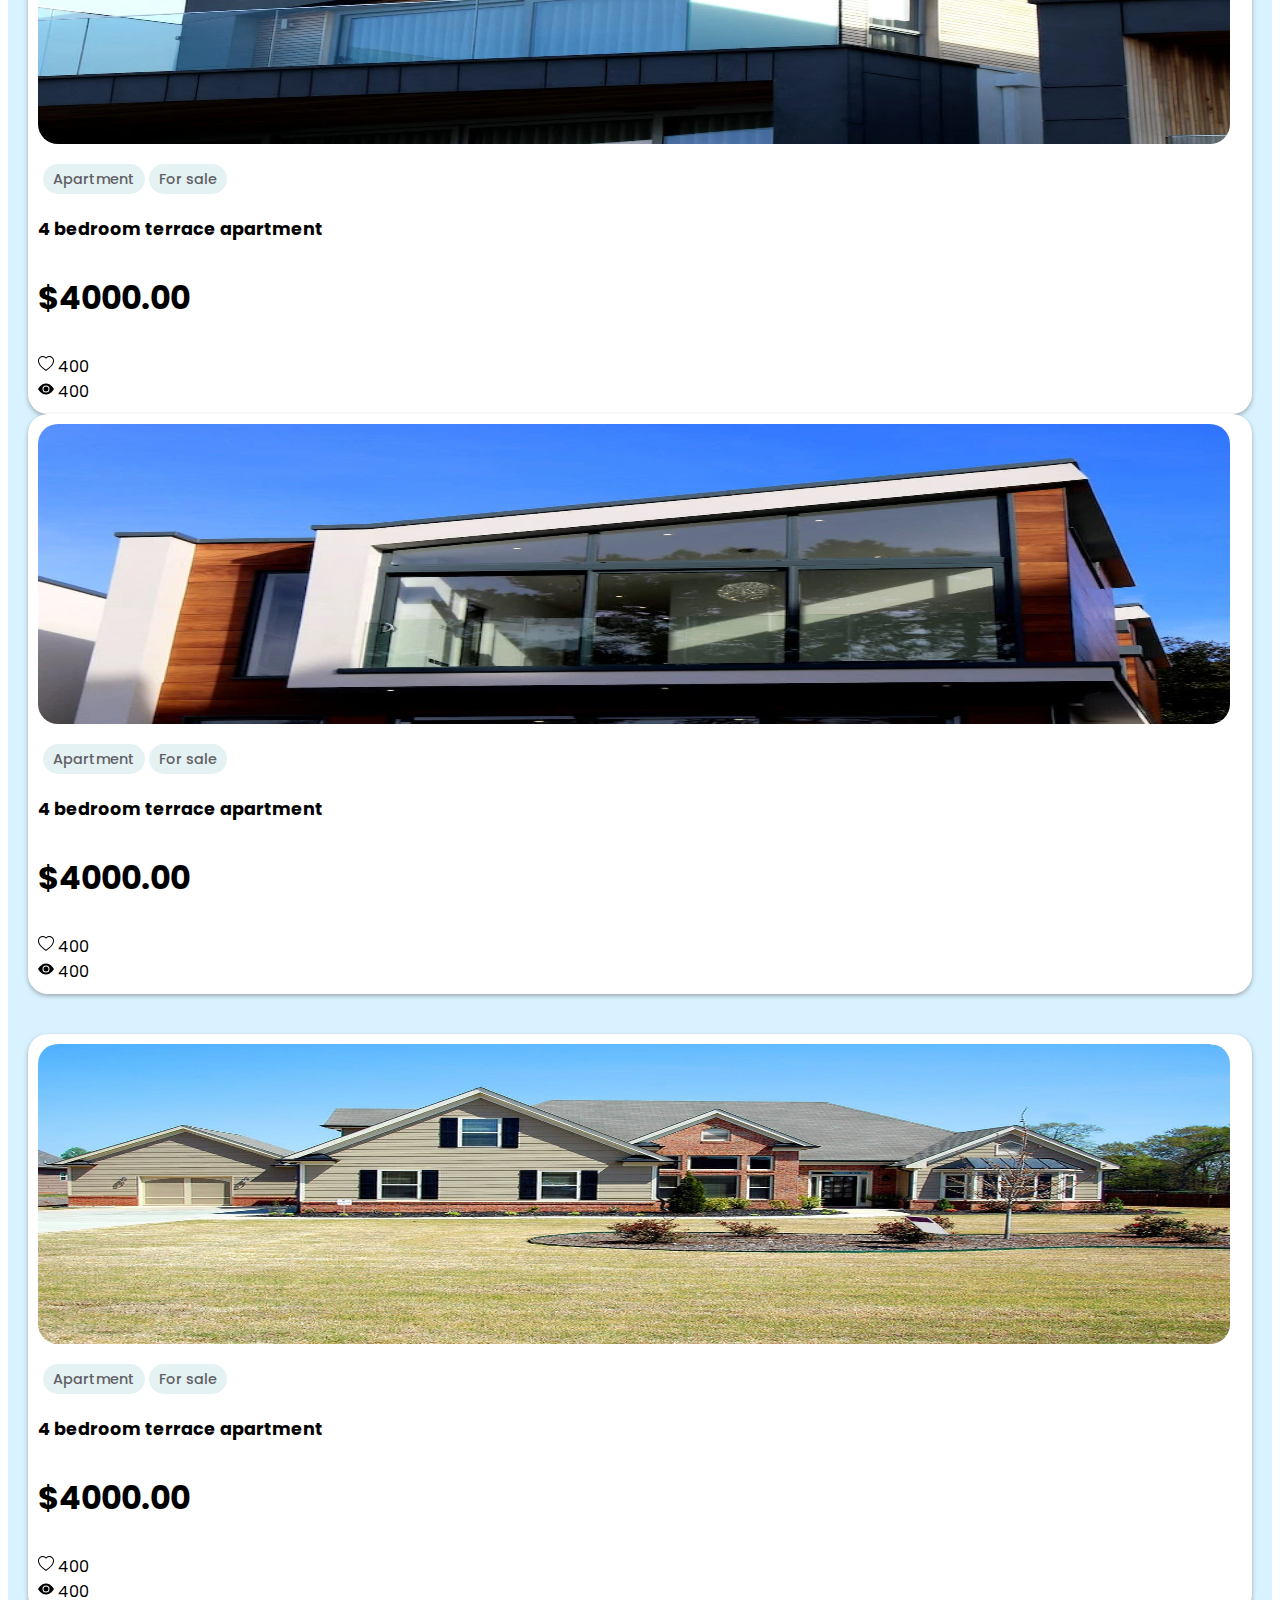
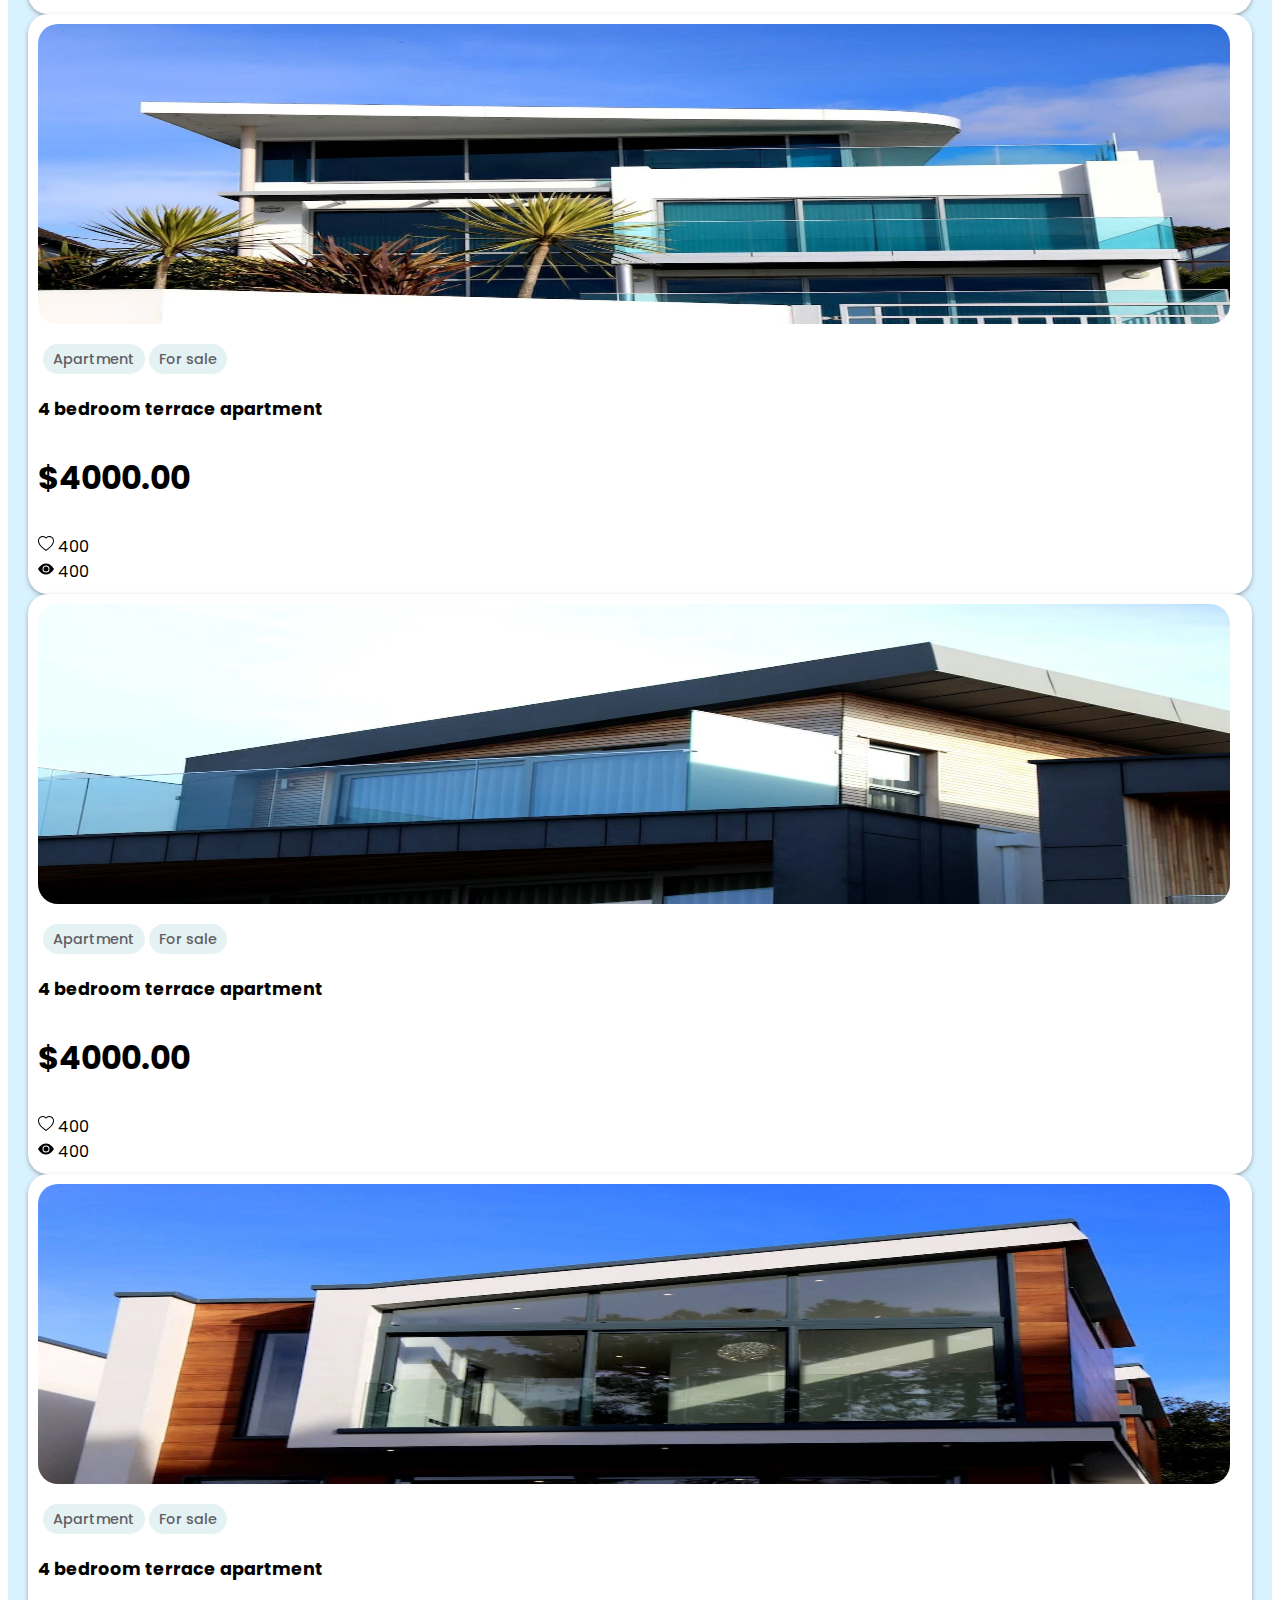
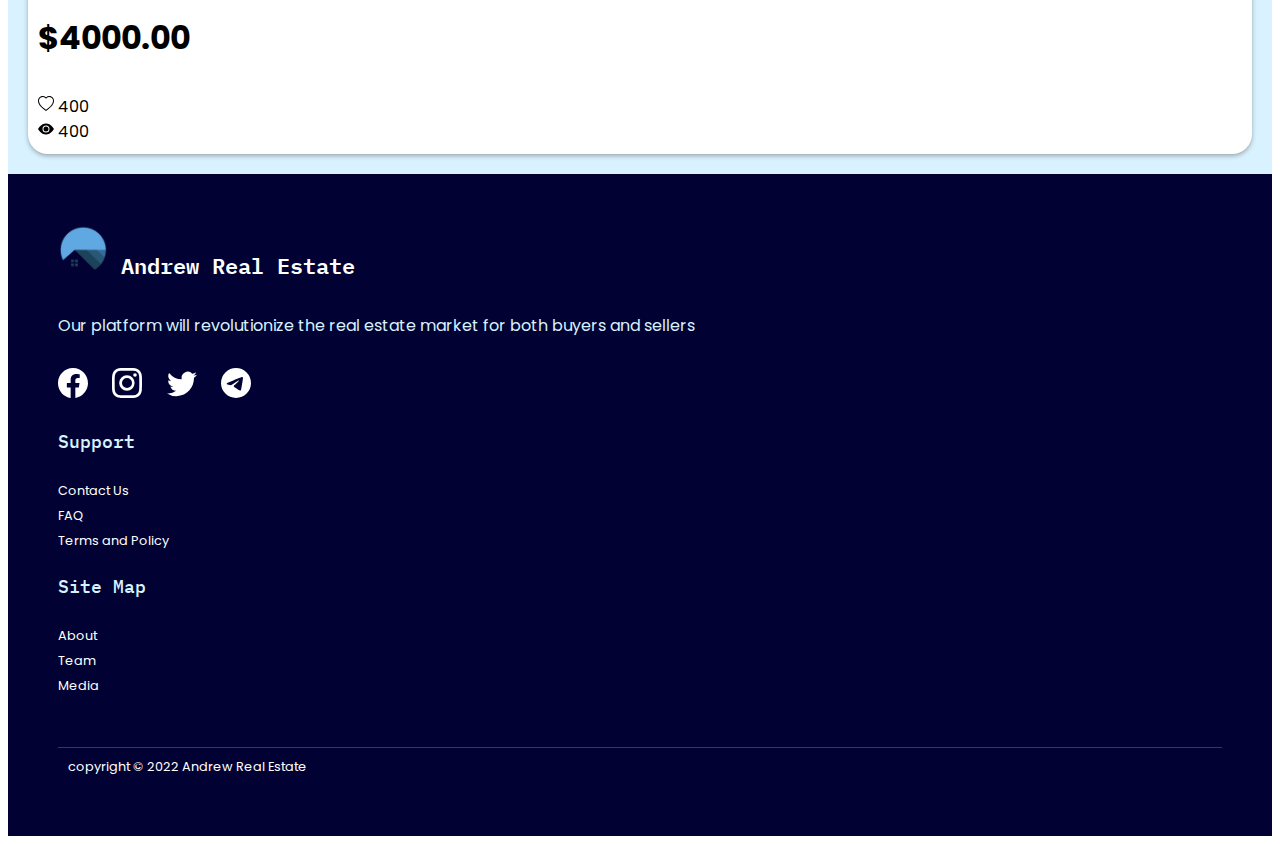
<file: buy/index.html>
<!DOCTYPE html>
<html lang="en">
<head>
    <meta charset="UTF-8">
    <meta http-equiv="X-UA-Compatible" content="IE=edge">
    <meta name="viewport" content="width=device-width, initial-scale=1.0">
    <title>Buy || Andrew Real Estate</title>
    <link rel="stylesheet" href="../css/style.css">
    <!-- CSS only -->
    <link href="https://cdn.jsdelivr.net/npm/bootstrap@5.2.2/dist/css/bootstrap.min.css" rel="stylesheet" integrity="sha384-Zenh87qX5JnK2Jl0vWa8Ck2rdkQ2Bzep5IDxbcnCeuOxjzrPF/et3URy9Bv1WTRi" crossorigin="anonymous">
    <link rel="preconnect" href="https://fonts.googleapis.com">
    <link rel="preconnect" href="https://fonts.gstatic.com" crossorigin>
    <link href="https://fonts.googleapis.com/css2?family=Abyssinica+SIL&display=swap" rel="stylesheet">
    <link rel="icon" href="../favicon.ico" />
</head>
<body>
    <div class="main">
        <div class="topNavigation">
            <div class="row">
                <div class="col-md-3">
                    <img src="../img/logo1.png" alt="logo" />
                </div>
                <div class="col-md">
                    <ul class="nav">
                        <li class="active"><a href="#">About</a></li>
                        <li class="active"><a href="#">Ecosystem</a></li>
                        <li class="active"><a href="#">Resource</a></li>
                        <li class="active"><a href="#">Media</a></li>
                        <li class="active"><a href="#">Get started</a></li>
                    </ul>
                </div>
            </div>
        </div>

        <div class="demo">
            <div class="demo-title text-center">
                <h6>PROPERTIES</h6>
                <div class="row">
                    <div class="col-md">
                        <h1>Properties in cities and province near you</h1>
                    </div>
                </div>
            </div>
            <div class="row">
                <div class="col-md">
                    <div class="demo-card">
                        <div class="demo-card-image">
                            <img src="../img/house1.jpeg" alt="demo-house">
                        </div>
                        <div class="demo-card-tags">
                            <span class="categories">Apartment</span>
                            <span class="categories">For sale</span>
                        </div>
                        <div class="demo-card-details">
                            <p>4 bedroom terrace apartment</p>
                        </div>
                        <div class="demo-card-price">
                            <p>$4000.00</p>
                        </div>
                        <div class="demo-card-activities">
                            <div class="row">
                                <div class="col">
                                    <div class="demo-likes">
                                        <span class="eye"><img src="../img/like.svg" alt="likes"> 400</span>
                                    </div>
                                </div>
                                <div class="col">
                                    <div class="demo-views">
                                        <span class="eye"><img src="../img/eye.svg" alt="Views"> 400</span>
                                    </div>
                                </div>
                            </div>
                        </div>
                    </div>
                </div>
                <div class="col-md">
                    <div class="demo-card">
                        <div class="demo-card-image">
                            <img src="../img/house2.webp" alt="demo-house">
                        </div>
                        <div class="demo-card-tags">
                            <span class="categories">Apartment</span>
                            <span class="categories">For sale</span>
                        </div>
                        <div class="demo-card-details">
                            <p>4 bedroom terrace apartment</p>
                        </div>
                        <div class="demo-card-price">
                            <p>$4000.00</p>
                        </div>
                        <div class="demo-card-activities">
                            <div class="row">
                                <div class="col">
                                    <div class="demo-likes">
                                        <span class="eye"><img src="../img/like.svg" alt="likes"> 400</span>
                                    </div>
                                </div>
                                <div class="col">
                                    <div class="demo-views">
                                        <span class="eye"><img src="../img/eye.svg" alt="Views"> 400</span>
                                    </div>
                                </div>
                            </div>
                        </div>
                    </div>
                </div>
                <div class="col-md">
                    <div class="demo-card">
                        <div class="demo-card-image">
                            <img src="../img/house3.webp" alt="demo-house">
                        </div>
                        <div class="demo-card-tags">
                            <span class="categories">Apartment</span>
                            <span class="categories">For sale</span>
                        </div>
                        <div class="demo-card-details">
                            <p>4 bedroom terrace apartment</p>
                        </div>
                        <div class="demo-card-price">
                            <p>$4000.00</p>
                        </div>
                        <div class="demo-card-activities">
                            <div class="row">
                                <div class="col">
                                    <div class="demo-likes">
                                        <span class="eye"><img src="../img/like.svg" alt="likes"> 400</span>
                                    </div>
                                </div>
                                <div class="col">
                                    <div class="demo-views">
                                        <span class="eye"><img src="../img/eye.svg" alt="Views"> 400</span>
                                    </div>
                                </div>
                            </div>
                        </div>
                    </div>
                </div>
                <div class="col-md">
                    <div class="demo-card">
                        <div class="demo-card-image">
                            <img src="../img/house4.webp" alt="demo-house">
                        </div>
                        <div class="demo-card-tags">
                            <span class="categories">Apartment</span>
                            <span class="categories">For sale</span>
                        </div>
                        <div class="demo-card-details">
                            <p>4 bedroom terrace apartment</p>
                        </div>
                        <div class="demo-card-price">
                            <p>$4000.00</p>
                        </div>
                        <div class="demo-card-activities">
                            <div class="row">
                                <div class="col">
                                    <div class="demo-likes">
                                        <span class="eye"><img src="../img/like.svg" alt="likes"> 400</span>
                                    </div>
                                </div>
                                <div class="col">
                                    <div class="demo-views">
                                        <span class="eye"><img src="../img/eye.svg" alt="Views"> 400</span>
                                    </div>
                                </div>
                            </div>
                        </div>
                    </div>
                </div>
            </div>
        </div>

        <div class="demo">
            <div class="row">
                <div class="col-md">
                    <div class="demo-card">
                        <div class="demo-card-image">
                            <img src="../img/house1.jpeg" alt="demo-house">
                        </div>
                        <div class="demo-card-tags">
                            <span class="categories">Apartment</span>
                            <span class="categories">For sale</span>
                        </div>
                        <div class="demo-card-details">
                            <p>4 bedroom terrace apartment</p>
                        </div>
                        <div class="demo-card-price">
                            <p>$4000.00</p>
                        </div>
                        <div class="demo-card-activities">
                            <div class="row">
                                <div class="col">
                                    <div class="demo-likes">
                                        <span class="eye"><img src="../img/like.svg" alt="likes"> 400</span>
                                    </div>
                                </div>
                                <div class="col">
                                    <div class="demo-views">
                                        <span class="eye"><img src="../img/eye.svg" alt="Views"> 400</span>
                                    </div>
                                </div>
                            </div>
                        </div>
                    </div>
                </div>
                <div class="col-md">
                    <div class="demo-card">
                        <div class="demo-card-image">
                            <img src="../img/house2.webp" alt="demo-house">
                        </div>
                        <div class="demo-card-tags">
                            <span class="categories">Apartment</span>
                            <span class="categories">For sale</span>
                        </div>
                        <div class="demo-card-details">
                            <p>4 bedroom terrace apartment</p>
                        </div>
                        <div class="demo-card-price">
                            <p>$4000.00</p>
                        </div>
                        <div class="demo-card-activities">
                            <div class="row">
                                <div class="col">
                                    <div class="demo-likes">
                                        <span class="eye"><img src="../img/like.svg" alt="likes"> 400</span>
                                    </div>
                                </div>
                                <div class="col">
                                    <div class="demo-views">
                                        <span class="eye"><img src="../img/eye.svg" alt="Views"> 400</span>
                                    </div>
                                </div>
                            </div>
                        </div>
                    </div>
                </div>
                <div class="col-md">
                    <div class="demo-card">
                        <div class="demo-card-image">
                            <img src="../img/house3.webp" alt="demo-house">
                        </div>
                        <div class="demo-card-tags">
                            <span class="categories">Apartment</span>
                            <span class="categories">For sale</span>
                        </div>
                        <div class="demo-card-details">
                            <p>4 bedroom terrace apartment</p>
                        </div>
                        <div class="demo-card-price">
                            <p>$4000.00</p>
                        </div>
                        <div class="demo-card-activities">
                            <div class="row">
                                <div class="col">
                                    <div class="demo-likes">
                                        <span class="eye"><img src="../img/like.svg" alt="likes"> 400</span>
                                    </div>
                                </div>
                                <div class="col">
                                    <div class="demo-views">
                                        <span class="eye"><img src="../img/eye.svg" alt="Views"> 400</span>
                                    </div>
                                </div>
                            </div>
                        </div>
                    </div>
                </div>
                <div class="col-md">
                    <div class="demo-card">
                        <div class="demo-card-image">
                            <img src="../img/house4.webp" alt="demo-house">
                        </div>
                        <div class="demo-card-tags">
                            <span class="categories">Apartment</span>
                            <span class="categories">For sale</span>
                        </div>
                        <div class="demo-card-details">
                            <p>4 bedroom terrace apartment</p>
                        </div>
                        <div class="demo-card-price">
                            <p>$4000.00</p>
                        </div>
                        <div class="demo-card-activities">
                            <div class="row">
                                <div class="col">
                                    <div class="demo-likes">
                                        <span class="eye"><img src="../img/like.svg" alt="likes"> 400</span>
                                    </div>
                                </div>
                                <div class="col">
                                    <div class="demo-views">
                                        <span class="eye"><img src="../img/eye.svg" alt="Views"> 400</span>
                                    </div>
                                </div>
                            </div>
                        </div>
                    </div>
                </div>
            </div>
        </div>

        <div class="footer">
            <div class="row">
                <div class="col-md-6">
                    <a href="https://www.webrtc-experiment.com/"><img src="../img/logo1.png" alt="Logo" width="50" height="50"> Andrew Real Estate</a>
                    <div class="address">
                        <p>Our platform will revolutionize the real estate market for both buyers and sellers</p>
                    </div>
                    <div class="socials">
                        <ul>
                            <li><a href="#" target="_blank" rel="noopener noreferrer"><img width="30" height="30" src="../img/facebook.svg" alt="Facebook"></a></li>
                            <li><a href="https://instagram.com/andrewrealestate" target="_blank" rel="noopener noreferrer"><img width="30" height="30" src="../img/instagram.svg" alt="Instagram"></a></li>
                            <li><a href="https://twitter.com/Andrewrealesta1" target="_blank" rel="noopener noreferrer"><img width="30" height="30" src="../img/twitter.svg" alt="Twitter"></a></li>
                            <li><a href="https://t.me/andrewrealestate" target="_blank" rel="noopener noreferrer"><img width="30" height="30" src="../img/telegram.svg" alt="Telegram"></a></li>
                        </ul>
                    </div>
                </div>
                <div class="col-md sitemap">
                    <div class="row">
                        <div class="col-md">
                            <h4>Support</h4>
                            <ul>
                                <li><a href="#" target="_blank" rel="noopener noreferrer">Contact Us</a></li>
                                <li><a href="#" target="_blank" rel="noopener noreferrer">FAQ</a></li>
                                <li><a href="#" target="_blank" rel="noopener noreferrer">Terms and Policy</a></li>
                            </ul>
                        </div>
                        <div class="col-md">
                            <h4>Site Map</h4>
                            <ul>
                                <li><a href="#" target="_blank" rel="noopener noreferrer">About</a></li>
                                <li><a href="#" target="_blank" rel="noopener noreferrer">Team</a></li>
                                <li><a href="#" target="_blank" rel="noopener noreferrer">Media</a></li>
                            </ul>
                        </div>
                    </div>
                </div>
            </div>
            <div class="hr text-center">
                copyright &copy; 2022 <a href="https://andrewrealestate.network/" >Andrew Real Estate </a>
            </div>
        </div>


    </div>
    
    <!-- scripts -->
    <script src="../js/index.js" async="false" ></script>
    <!-- JavaScript Bundle with Popper -->
    <script src="https://cdn.jsdelivr.net/npm/bootstrap@5.2.2/dist/js/bootstrap.bundle.min.js" integrity="sha384-OERcA2EqjJCMA+/3y+gxIOqMEjwtxJY7qPCqsdltbNJuaOe923+mo//f6V8Qbsw3" crossorigin="anonymous"></script>
</body>
</html>
</file>
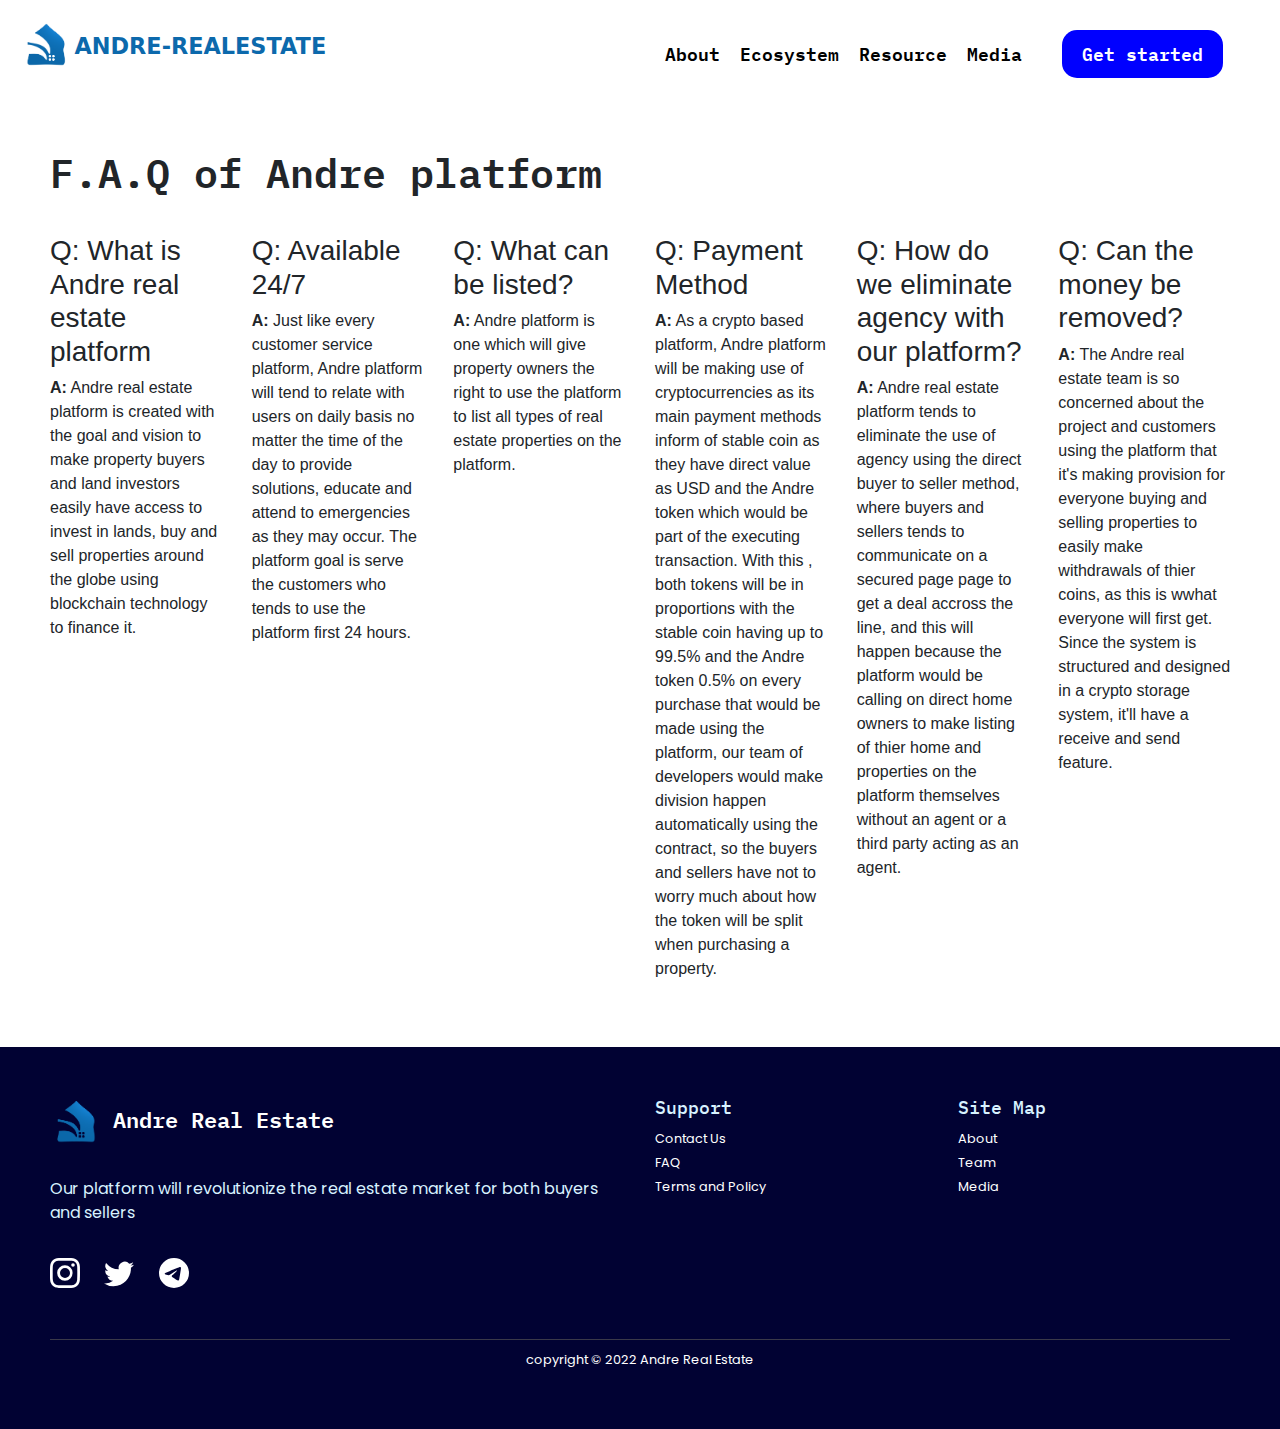
<file: faq/index.html>
<!DOCTYPE html>
<html lang="en">
<head>
    <meta charset="UTF-8">
    <meta http-equiv="X-UA-Compatible" content="IE=edge">
    <meta name="viewport" content="width=device-width, initial-scale=1.0">
    <meta name="description" content="Andre is building the platform to connect, educate and empower blockchain investors and cryptocurrency enthusiasts with real estate investment opportunities.">
    <title>Home || ANDRE REALESTATE</title>
    <link rel="stylesheet" href="../css/style.css">
    <!-- CSS only -->
    <link href="https://cdn.jsdelivr.net/npm/bootstrap@5.2.2/dist/css/bootstrap.min.css" rel="stylesheet" integrity="sha384-Zenh87qX5JnK2Jl0vWa8Ck2rdkQ2Bzep5IDxbcnCeuOxjzrPF/et3URy9Bv1WTRi" crossorigin="anonymous">
    <link rel="preconnect" href="https://fonts.googleapis.com">
    <link rel="preconnect" href="https://fonts.gstatic.com" crossorigin>
    <link href="https://fonts.googleapis.com/css2?family=Abyssinica+SIL&display=swap" rel="stylesheet">
    <link rel="icon" href="/favicon.ico" />
    <link rel="stylesheet" href="../css/bootstrap/dist/css/bootstrap-grid.css">
    <link rel="stylesheet" href="../css/bootstrap/dist/css/bootstrap-grid.min.css">
    <link rel="stylesheet" href="../css/bootstrap/dist/css/bootstrap.min.css">
</head>
<body>
    <div id="container" class="main">
        <div class="topNavigation">
            <div class="row">
                <div class="col-md">
                    <img src="../img/andrlogo.png" alt="logo" />
                    <label id="title">ANDRE-REALESTATE</label>
                </div>
                <div class="col-md">
                    <ul class="nav">
                        <li class="active"><a href="../about/">About</a></li>
                        <li class="active"><a href="#">Ecosystem</a></li>
                        <li class="active"><a href="#">Resource</a></li>
                        <li class="active"><a href="#">Media</a></li>
                        <li class="active"><a href="../buy/">Get started</a></li>
                    </ul>
                </div>
            </div>
        </div>
        <div class="MobileNavigation">
            <div class="row">
                <div class="col-md">
                    <img src="../img/andrlogo.png" alt="logo" /><label id="title">ANDRE-REALESTATE</label>
                    <img id="MenuClose" width="25" height="25" src="../img/close.svg" alt="Menu" onclick="return CloseNavigation();">
                    <img id="MenuBtn" width="30" height="30" src="../img/menu.svg" alt="Menu" onclick="return MenuNavigation();">
                </div>
                <div class="col-md" id="MobileNavContent">
                    <ul class="Mobilenav">
                        <li class="active"><a href="../about/">About</a></li>
                        <li class="active"><a href="#">Ecosystem</a></li>
                        <li class="active"><a href="#">Resource</a></li>
                        <li class="active"><a href="#">Media</a></li>
                        <li class="active text-center"><a href="../buy/" id="buy">Get started</a></li>
                    </ul>
                </div>
            </div>
        </div>


        <div class="mission why-us">
            <h1>F.A.Q of Andre platform</h1>
            <div class="row">
                <div class="col-md">
                    <h3>Q: What is Andre real estate platform</h3>
                    <p><b>A:</b> Andre real estate platform is created with the goal and vision to make property buyers and land investors easily have access to invest in lands, buy and sell properties around the globe using blockchain technology to finance it.</p>
                </div>
                <div class="col-md">
                    <h3>Q: Available 24/7</h3>
                    <p><b>A:</b> Just like every customer service platform, Andre platform will tend to relate with users on daily basis no matter the time of the day to provide solutions, educate and attend to emergencies as they may occur. The platform goal is serve the customers who tends to use the platform first 24 hours.  </p>
                </div>
                <div class="col-md">
                    <h3>Q: What can be listed?</h3>
                    <p><b>A:</b> Andre platform is one which will give property owners the right to use the platform to list all types of real estate properties on the platform.</p>
                </div>
                <div class="col-md">
                    <h3>Q: Payment Method</h3>
                    <p><b>A:</b> As a crypto based platform, Andre platform will be making use of cryptocurrencies as its main payment methods inform of stable coin as they have direct value as USD and the Andre token which would be part of the executing transaction. With this , both tokens will be in proportions with the stable coin having up to 99.5% and the Andre token 0.5% on every purchase that would be made using the platform, our team of developers would make division happen automatically using the contract, so the buyers and sellers have not to worry much about how the token will be split when purchasing a property.</p>
                </div>
                <div class="col-md">
                    <h3>Q: How do we eliminate agency with our platform?</h3>
                    <p><b>A:</b> Andre real estate platform tends to eliminate the use of agency using the direct buyer to seller method, where buyers and sellers tends to communicate on a secured page page to get a deal accross the line, and this will happen because the platform would be calling on direct home owners to make listing of thier home and properties on the platform themselves without an agent or a third party acting as an agent.</p>
                </div>
                <div class="col-md">
                    <h3>Q: Can the money be removed?</h3>
                    <p><b>A:</b> The Andre real estate team is so concerned about the project and customers using the platform that it's making provision for everyone buying and selling properties to easily make withdrawals of thier coins, as this is wwhat everyone will first get. Since the system is structured and designed in a crypto storage system, it'll have a receive and send feature.</p>
                </div>
            </div>
        </div>




        <div class="footer">
            <div class="row">
                <div class="col-md-6">
                    <a href="../"><img src="../img/andrlogo_t.png" alt="Logo" width="50" height="50"> Andre Real Estate</a>
                    <div class="address">
                        <p>Our platform will revolutionize the real estate market for both buyers and sellers</p>
                    </div>
                    <div class="socials">
                        <ul>
                            <li><a href="https://instagram.com/andrewrealestate" target="_blank" rel="noopener noreferrer"><img width="30" height="30" src="../img/instagram.svg" alt="Instagram"></a></li>
                            <li><a href="https://twitter.com/an72376422" target="_blank" rel="noopener noreferrer"><img width="30" height="30" src="../img/twitter.svg" alt="Twitter"></a></li>
                            <li><a href="https://t.me/andrewrealestate" target="_blank" rel="noopener noreferrer"><img width="30" height="30" src="../img/telegram.svg" alt="Telegram"></a></li>
                        </ul>
                    </div>
                </div>
                <div class="col-md sitemap">
                    <div class="row">
                        <div class="col-md">
                            <h4>Support</h4>
                            <ul>
                                <li><a href="mailto:andrewrealestate11@yahoo.com" target="_blank" rel="noopener noreferrer">Contact Us</a></li>
                                <li><a href="./" target="_blank" rel="noopener noreferrer">FAQ</a></li>
                                <li><a href="../terms/" target="_blank" rel="noopener noreferrer">Terms and Policy</a></li>
                            </ul>
                        </div>
                        <div class="col-md">
                            <h4>Site Map</h4>
                            <ul>
                                <li><a href="../about/" rel="noopener noreferrer">About</a></li>
                                <li><a href="#" target="_blank" rel="noopener noreferrer">Team</a></li>
                                <li><a href="#" target="_blank" rel="noopener noreferrer">Media</a></li>
                            </ul>
                        </div>
                    </div>
                </div>
            </div>
            <div class="hr text-center">
                copyright &copy; 2022 <a href="https://andrewrealestate.network/" >Andre Real Estate </a>
            </div>
        </div>
    </div>

    <!-- scripts -->
    <script src="../js/index.js" async="false" ></script>
    <!-- JavaScript Bundle with Popper -->
    <script src="https://cdn.jsdelivr.net/npm/bootstrap@5.2.2/dist/js/bootstrap.bundle.min.js" integrity="sha384-OERcA2EqjJCMA+/3y+gxIOqMEjwtxJY7qPCqsdltbNJuaOe923+mo//f6V8Qbsw3" crossorigin="anonymous"></script>
</body>
</html>
</file>
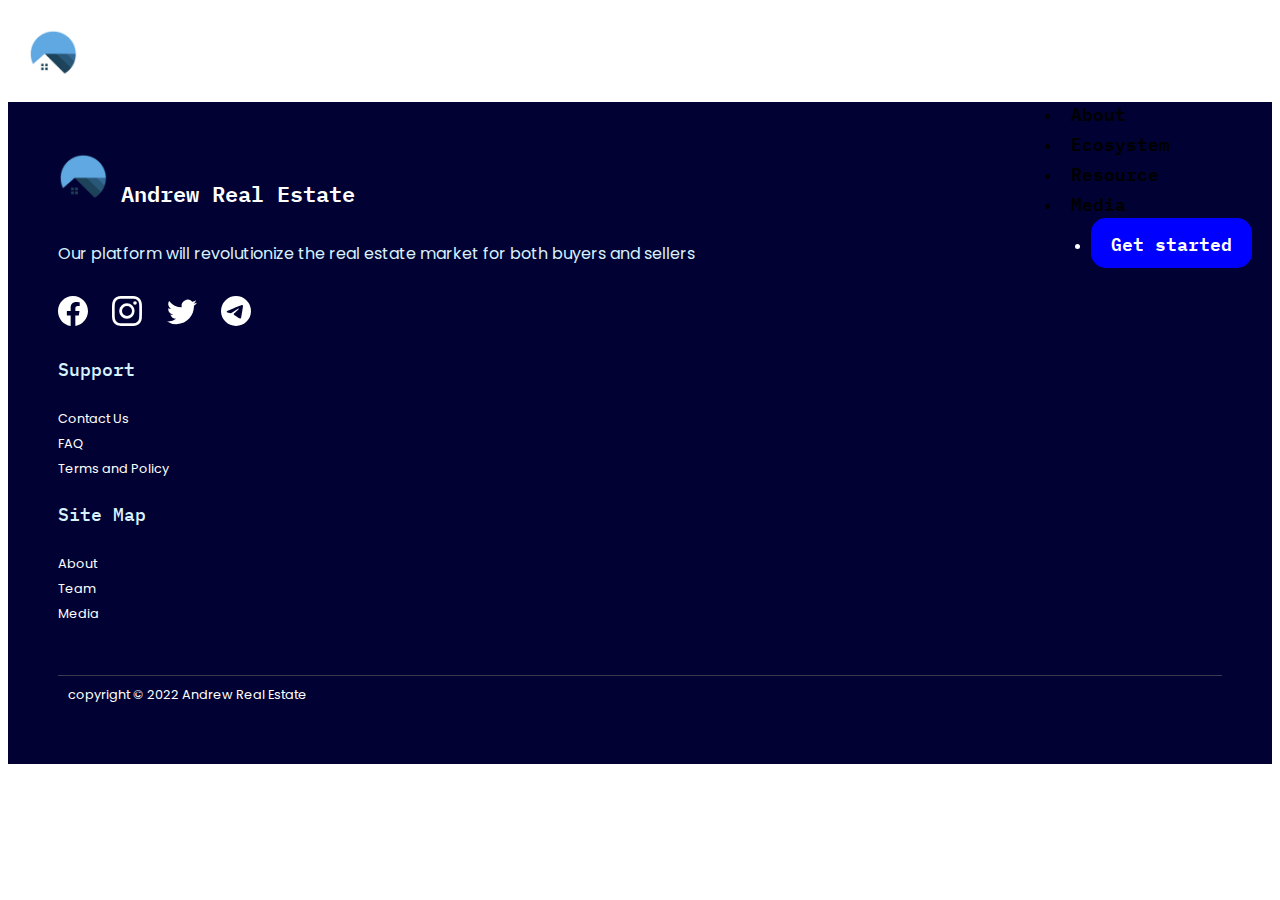
<file: land/index.html>
<!DOCTYPE html>
<html lang="en">
<head>
    <meta charset="UTF-8">
    <meta http-equiv="X-UA-Compatible" content="IE=edge">
    <meta name="viewport" content="width=device-width, initial-scale=1.0">
    <title>Land || Andrew Real Estate</title>
    <link rel="stylesheet" href="../css/style.css">
    <!-- CSS only -->
    <link href="https://cdn.jsdelivr.net/npm/bootstrap@5.2.2/dist/css/bootstrap.min.css" rel="stylesheet" integrity="sha384-Zenh87qX5JnK2Jl0vWa8Ck2rdkQ2Bzep5IDxbcnCeuOxjzrPF/et3URy9Bv1WTRi" crossorigin="anonymous">
    <link rel="preconnect" href="https://fonts.googleapis.com">
    <link rel="preconnect" href="https://fonts.gstatic.com" crossorigin>
    <link href="https://fonts.googleapis.com/css2?family=Abyssinica+SIL&display=swap" rel="stylesheet">
    <link rel="icon" href="../favicon.ico" />
</head>
<body>
    <div class="main">
        <div class="topNavigation">
            <div class="row">
                <div class="col-md-3">
                    <img src="../img/logo1.png" alt="logo" />
                </div>
                <div class="col-md">
                    <ul class="nav">
                        <li class="active"><a href="#">About</a></li>
                        <li class="active"><a href="#">Ecosystem</a></li>
                        <li class="active"><a href="#">Resource</a></li>
                        <li class="active"><a href="#">Media</a></li>
                        <li class="active"><a href="#">Get started</a></li>
                    </ul>
                </div>
            </div>
        </div>

        <div class="footer">
            <div class="row">
                <div class="col-md-6">
                    <a href="https://www.webrtc-experiment.com/"><img src="../img/logo1.png" alt="Logo" width="50" height="50"> Andrew Real Estate</a>
                    <div class="address">
                        <p>Our platform will revolutionize the real estate market for both buyers and sellers</p>
                    </div>
                    <div class="socials">
                        <ul>
                            <li><a href="#" target="_blank" rel="noopener noreferrer"><img width="30" height="30" src="../img/facebook.svg" alt="Facebook"></a></li>
                            <li><a href="https://instagram.com/andrewrealestate" target="_blank" rel="noopener noreferrer"><img width="30" height="30" src="../img/instagram.svg" alt="Instagram"></a></li>
                            <li><a href="https://twitter.com/Andrewrealesta1" target="_blank" rel="noopener noreferrer"><img width="30" height="30" src="../img/twitter.svg" alt="Twitter"></a></li>
                            <li><a href="https://t.me/andrewrealestate" target="_blank" rel="noopener noreferrer"><img width="30" height="30" src="../img/telegram.svg" alt="Telegram"></a></li>
                        </ul>
                    </div>
                </div>
                <div class="col-md sitemap">
                    <div class="row">
                        <div class="col-md">
                            <h4>Support</h4>
                            <ul>
                                <li><a href="#" target="_blank" rel="noopener noreferrer">Contact Us</a></li>
                                <li><a href="#" target="_blank" rel="noopener noreferrer">FAQ</a></li>
                                <li><a href="#" target="_blank" rel="noopener noreferrer">Terms and Policy</a></li>
                            </ul>
                        </div>
                        <div class="col-md">
                            <h4>Site Map</h4>
                            <ul>
                                <li><a href="#" target="_blank" rel="noopener noreferrer">About</a></li>
                                <li><a href="#" target="_blank" rel="noopener noreferrer">Team</a></li>
                                <li><a href="#" target="_blank" rel="noopener noreferrer">Media</a></li>
                            </ul>
                        </div>
                    </div>
                </div>
            </div>
            <div class="hr text-center">
                copyright &copy; 2022 <a href="https://andrewrealestate.network/" >Andrew Real Estate </a>
            </div>
        </div>


    </div>
    
    <!-- scripts -->
    <script src="../js/index.js" async="false" ></script>
    <!-- JavaScript Bundle with Popper -->
    <script src="https://cdn.jsdelivr.net/npm/bootstrap@5.2.2/dist/js/bootstrap.bundle.min.js" integrity="sha384-OERcA2EqjJCMA+/3y+gxIOqMEjwtxJY7qPCqsdltbNJuaOe923+mo//f6V8Qbsw3" crossorigin="anonymous"></script>
</body>
</html>
</file>
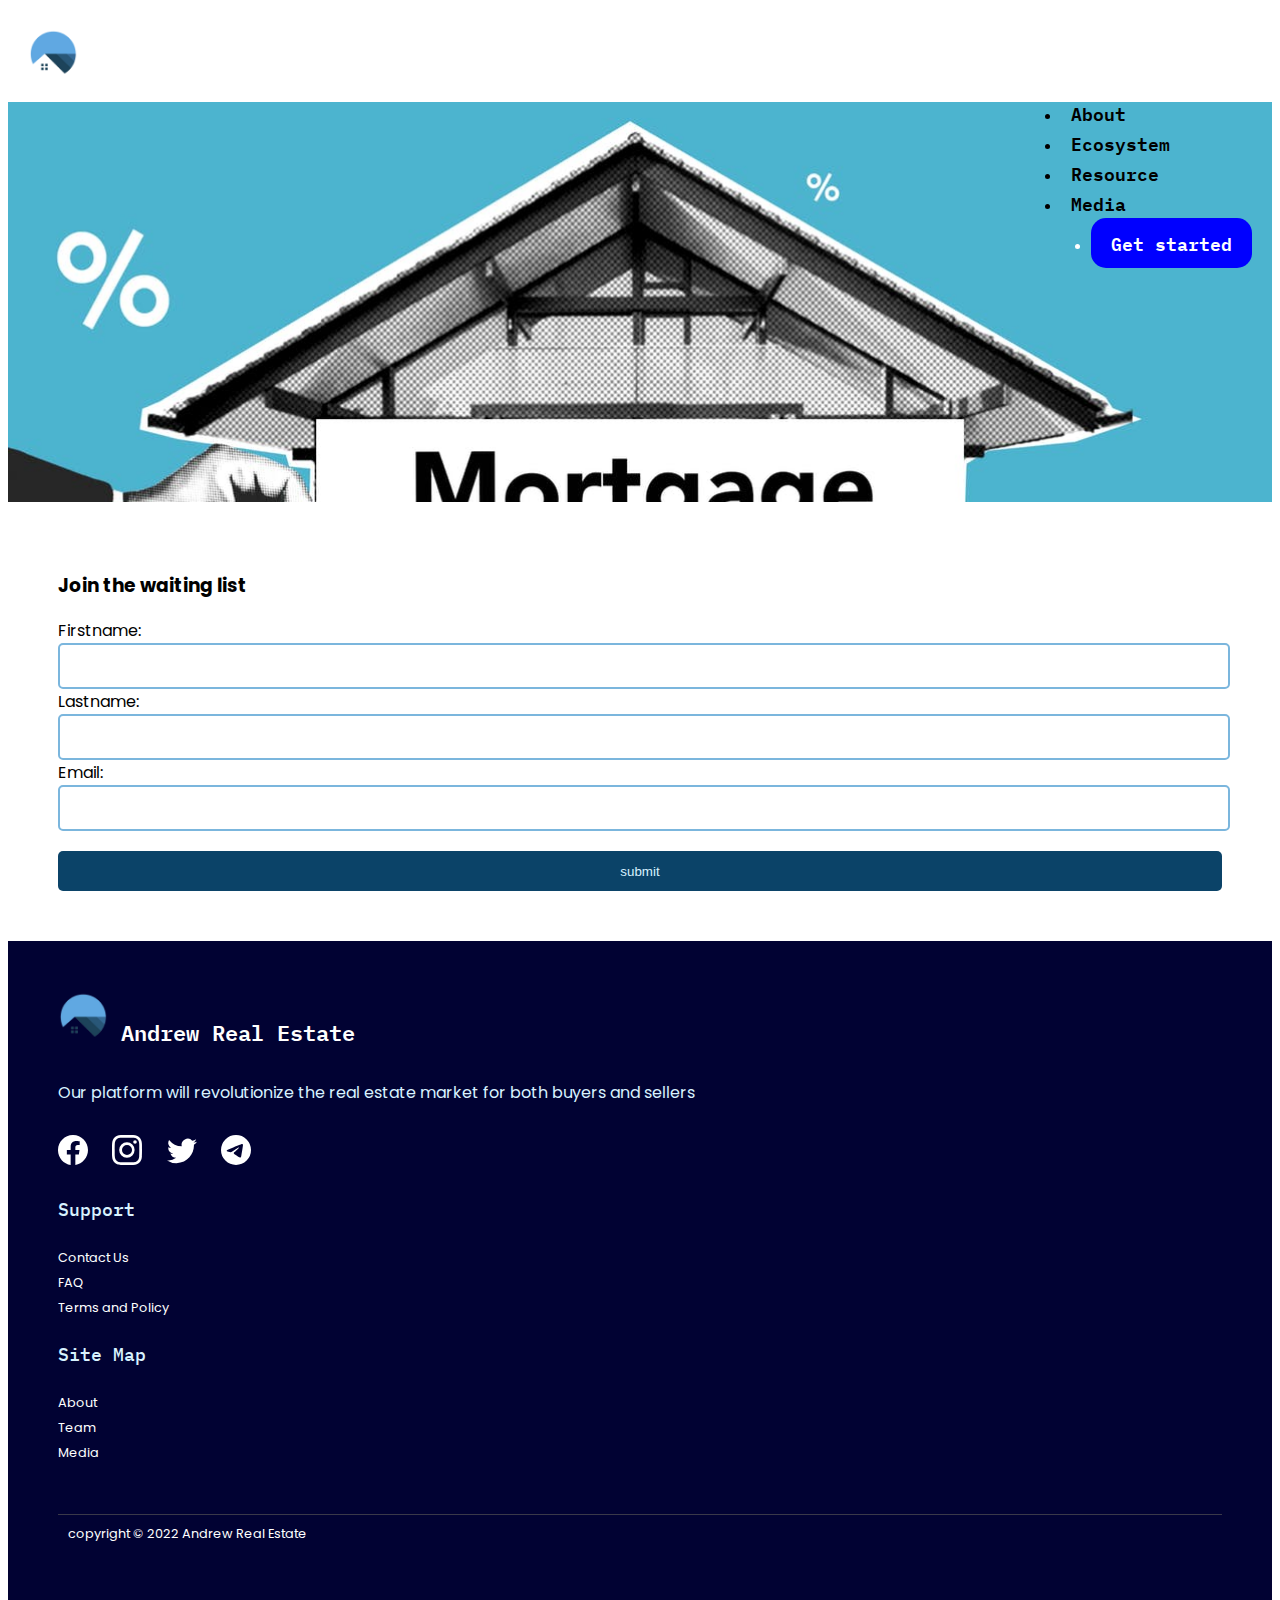
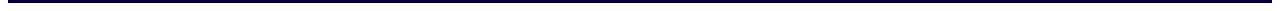
<file: sell/index.html>
<!DOCTYPE html>
<html lang="en">
<head>
    <meta charset="UTF-8">
    <meta http-equiv="X-UA-Compatible" content="IE=edge">
    <meta name="viewport" content="width=device-width, initial-scale=1.0">
    <title>Sell || Andrew Real Estate</title>
    <link rel="stylesheet" href="../css/style.css">
    <!-- CSS only -->
    <link href="https://cdn.jsdelivr.net/npm/bootstrap@5.2.2/dist/css/bootstrap.min.css" rel="stylesheet" integrity="sha384-Zenh87qX5JnK2Jl0vWa8Ck2rdkQ2Bzep5IDxbcnCeuOxjzrPF/et3URy9Bv1WTRi" crossorigin="anonymous">
    <link rel="preconnect" href="https://fonts.googleapis.com">
    <link rel="preconnect" href="https://fonts.gstatic.com" crossorigin>
    <link href="https://fonts.googleapis.com/css2?family=Abyssinica+SIL&display=swap" rel="stylesheet">
    <link rel="icon" href="../favicon.ico" />
</head>
<body>
    <div class="main">
        <div class="topNavigation">
            <div class="row">
                <div class="col-md-3">
                    <img src="../img/logo1.png" alt="logo" />
                </div>
                <div class="col-md">
                    <ul class="nav">
                        <li class="active"><a href="#">About</a></li>
                        <li class="active"><a href="#">Ecosystem</a></li>
                        <li class="active"><a href="#">Resource</a></li>
                        <li class="active"><a href="#">Media</a></li>
                        <li class="active"><a href="#">Get started</a></li>
                    </ul>
                </div>
            </div>
        </div>

        <div class="banner">

        </div>

        <div class="form">
            <div class="form-title text-center">
                <h3>Join the waiting list</h3>
            </div>
            <div class="form-data">
                <form action="./" method="post">
                    <div class="firstname">
                        <label for="firstname" id="firstname">Firstname:</label><br>
                        <input type="text" name="firstname" placeholder="" value="" maxlength="100" autocomplete="name" required>
                    </div>
                    <div class="lastname">
                        <label for="lastname" id="lastname">Lastname:</label><br>
                        <input type="text" name="lastname" placeholder="" value="" maxlength="100" autocomplete="name" required>
                    </div>
                    <div class="email">
                        <label for="email" id="email">Email:</label><br>
                        <input type="email" name="email" placeholder="" value="" maxlength="100" autocomplete="email" required>
                    </div>
                    <dib class="submit text-center">
                        <input type="submit" value="submit" name="submit">
                    </dib>
                </form>
            </div>
        </div>

        <div class="footer">
            <div class="row">
                <div class="col-md-6">
                    <a href="https://www.webrtc-experiment.com/"><img src="../img/logo1.png" alt="Logo" width="50" height="50"> Andrew Real Estate</a>
                    <div class="address">
                        <p>Our platform will revolutionize the real estate market for both buyers and sellers</p>
                    </div>
                    <div class="socials">
                        <ul>
                            <li><a href="#" target="_blank" rel="noopener noreferrer"><img width="30" height="30" src="../img/facebook.svg" alt="Facebook"></a></li>
                            <li><a href="https://instagram.com/andrewrealestate" target="_blank" rel="noopener noreferrer"><img width="30" height="30" src="../img/instagram.svg" alt="Instagram"></a></li>
                            <li><a href="https://twitter.com/Andrewrealesta1" target="_blank" rel="noopener noreferrer"><img width="30" height="30" src="../img/twitter.svg" alt="Twitter"></a></li>
                            <li><a href="https://t.me/andrewrealestate" target="_blank" rel="noopener noreferrer"><img width="30" height="30" src="../img/telegram.svg" alt="Telegram"></a></li>
                        </ul>
                    </div>
                </div>
                <div class="col-md sitemap">
                    <div class="row">
                        <div class="col-md">
                            <h4>Support</h4>
                            <ul>
                                <li><a href="#" target="_blank" rel="noopener noreferrer">Contact Us</a></li>
                                <li><a href="#" target="_blank" rel="noopener noreferrer">FAQ</a></li>
                                <li><a href="#" target="_blank" rel="noopener noreferrer">Terms and Policy</a></li>
                            </ul>
                        </div>
                        <div class="col-md">
                            <h4>Site Map</h4>
                            <ul>
                                <li><a href="#" target="_blank" rel="noopener noreferrer">About</a></li>
                                <li><a href="#" target="_blank" rel="noopener noreferrer">Team</a></li>
                                <li><a href="#" target="_blank" rel="noopener noreferrer">Media</a></li>
                            </ul>
                        </div>
                    </div>
                </div>
            </div>
            <div class="hr text-center">
                copyright &copy; 2022 <a href="https://andrewrealestate.network/" >Andrew Real Estate </a>
            </div>
        </div>


    </div>
    
    <!-- scripts -->
    <script src="../js/index.js" async="false" ></script>
    <!-- JavaScript Bundle with Popper -->
    <script src="https://cdn.jsdelivr.net/npm/bootstrap@5.2.2/dist/js/bootstrap.bundle.min.js" integrity="sha384-OERcA2EqjJCMA+/3y+gxIOqMEjwtxJY7qPCqsdltbNJuaOe923+mo//f6V8Qbsw3" crossorigin="anonymous"></script>
</body>
</html>
</file>
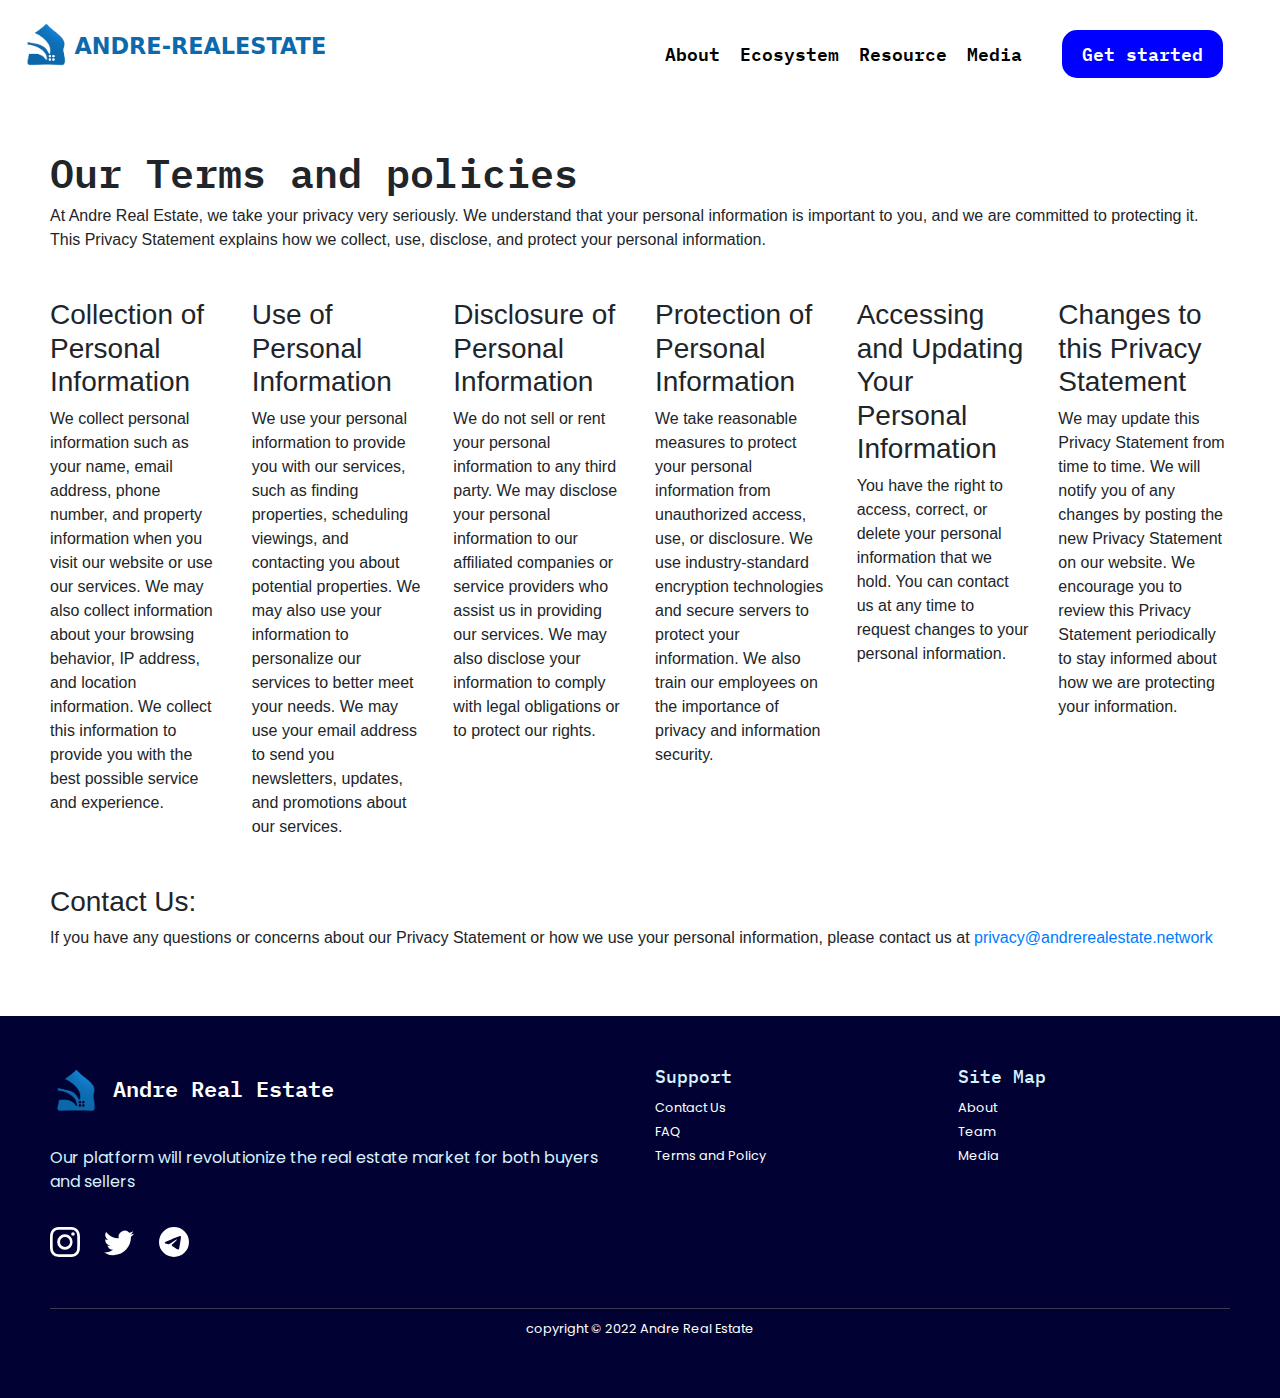
<file: terms/index.html>
<!DOCTYPE html>
<html lang="en">
<head>
    <meta charset="UTF-8">
    <meta http-equiv="X-UA-Compatible" content="IE=edge">
    <meta name="viewport" content="width=device-width, initial-scale=1.0">
    <meta name="description" content="Andre is building the platform to connect, educate and empower blockchain investors and cryptocurrency enthusiasts with real estate investment opportunities.">
    <title>Home || ANDRE REALESTATE</title>
    <link rel="stylesheet" href="../css/style.css">
    <!-- CSS only -->
    <link href="https://cdn.jsdelivr.net/npm/bootstrap@5.2.2/dist/css/bootstrap.min.css" rel="stylesheet" integrity="sha384-Zenh87qX5JnK2Jl0vWa8Ck2rdkQ2Bzep5IDxbcnCeuOxjzrPF/et3URy9Bv1WTRi" crossorigin="anonymous">
    <link rel="preconnect" href="https://fonts.googleapis.com">
    <link rel="preconnect" href="https://fonts.gstatic.com" crossorigin>
    <link href="https://fonts.googleapis.com/css2?family=Abyssinica+SIL&display=swap" rel="stylesheet">
    <link rel="icon" href="/favicon.ico" />
    <link rel="stylesheet" href="../css/bootstrap/dist/css/bootstrap-grid.css">
    <link rel="stylesheet" href="../css/bootstrap/dist/css/bootstrap-grid.min.css">
    <link rel="stylesheet" href="../css/bootstrap/dist/css/bootstrap.min.css">
</head>
<body>
    <div id="container" class="main">
        <div class="topNavigation">
            <div class="row">
                <div class="col-md">
                    <img src="../img/andrlogo.png" alt="logo" />
                    <label id="title">ANDRE-REALESTATE</label>
                </div>
                <div class="col-md">
                    <ul class="nav">
                        <li class="active"><a href="../about/">About</a></li>
                        <li class="active"><a href="#">Ecosystem</a></li>
                        <li class="active"><a href="#">Resource</a></li>
                        <li class="active"><a href="#">Media</a></li>
                        <li class="active"><a href="../buy/">Get started</a></li>
                    </ul>
                </div>
            </div>
        </div>
        <div class="MobileNavigation">
            <div class="row">
                <div class="col-md">
                    <img src="../img/andrlogo.png" alt="logo" /><label id="title">ANDRE-REALESTATE</label>
                    <img id="MenuClose" width="25" height="25" src="../img/close.svg" alt="Menu" onclick="return CloseNavigation();">
                    <img id="MenuBtn" width="30" height="30" src="../img/menu.svg" alt="Menu" onclick="return MenuNavigation();">
                </div>
                <div class="col-md" id="MobileNavContent">
                    <ul class="Mobilenav">
                        <li class="active"><a href="../about/">About</a></li>
                        <li class="active"><a href="#">Ecosystem</a></li>
                        <li class="active"><a href="#">Resource</a></li>
                        <li class="active"><a href="#">Media</a></li>
                        <li class="active text-center"><a href="../buy/" id="buy">Get started</a></li>
                    </ul>
                </div>
            </div>
        </div>


        <div class="mission why-us">
            <h1>Our Terms and policies</h1>
            <p>At Andre Real Estate, we take your privacy very seriously. We understand that your personal information is important to you, and we are committed to protecting it. This Privacy Statement explains how we collect, use, disclose, and protect your personal information.</p>
            <div class="row">
                <div class="col-md">
                    <h3>Collection of Personal Information</h3>
                    <p>We collect personal information such as your name, email address, phone number, and property information when you visit our website or use our services. We may also collect information about your browsing behavior, IP address, and location information. We collect this information to provide you with the best possible service and experience.</p>
                </div>
                <div class="col-md">
                    <h3>Use of Personal Information</h3>
                    <p>We use your personal information to provide you with our services, such as finding properties, scheduling viewings, and contacting you about potential properties. We may also use your information to personalize our services to better meet your needs. We may use your email address to send you newsletters, updates, and promotions about our services.</p>
                </div>
                <div class="col-md">
                    <h3>Disclosure of Personal Information</h3>
                    <p>We do not sell or rent your personal information to any third party. We may disclose your personal information to our affiliated companies or service providers who assist us in providing our services. We may also disclose your information to comply with legal obligations or to protect our rights.</p>
                </div>
                <div class="col-md">
                    <h3>Protection of Personal Information</h3>
                    <p>We take reasonable measures to protect your personal information from unauthorized access, use, or disclosure. We use industry-standard encryption technologies and secure servers to protect your information. We also train our employees on the importance of privacy and information security.</p>
                </div>
                <div class="col-md">
                    <h3>Accessing and Updating Your Personal Information</h3>
                    <p>You have the right to access, correct, or delete your personal information that we hold. You can contact us at any time to request changes to your personal information.</p>
                </div>
                <div class="col-md">
                    <h3>Changes to this Privacy Statement</h3>
                    <p>We may update this Privacy Statement from time to time. We will notify you of any changes by posting the new Privacy Statement on our website. We encourage you to review this Privacy Statement periodically to stay informed about how we are protecting your information.</p>
                </div>
                <div class="col-md">
                    <h3>Contact Us:</h3>
                    <p>If you have any questions or concerns about our Privacy Statement or how we use your personal information, please contact us at <a href="#">privacy@andrerealestate.network</a></p>
                </div>
            </div>
        </div>


        <div class="footer">
            <div class="row">
                <div class="col-md-6">
                    <a href="../"><img src="../img/andrlogo_t.png" alt="Logo" width="50" height="50"> Andre Real Estate</a>
                    <div class="address">
                        <p>Our platform will revolutionize the real estate market for both buyers and sellers</p>
                    </div>
                    <div class="socials">
                        <ul>
                            <li><a href="https://instagram.com/andrewrealestate" target="_blank" rel="noopener noreferrer"><img width="30" height="30" src="../img/instagram.svg" alt="Instagram"></a></li>
                            <li><a href="https://twitter.com/an72376422" target="_blank" rel="noopener noreferrer"><img width="30" height="30" src="../img/twitter.svg" alt="Twitter"></a></li>
                            <li><a href="https://t.me/andrewrealestate" target="_blank" rel="noopener noreferrer"><img width="30" height="30" src="../img/telegram.svg" alt="Telegram"></a></li>
                        </ul>
                    </div>
                </div>
                <div class="col-md sitemap">
                    <div class="row">
                        <div class="col-md">
                            <h4>Support</h4>
                            <ul>
                                <li><a href="mailto:andrewrealestate11@yahoo.com" target="_blank" rel="noopener noreferrer">Contact Us</a></li>
                                <li><a href="../faq/" target="_blank" rel="noopener noreferrer">FAQ</a></li>
                                <li><a href="./" target="_blank" rel="noopener noreferrer">Terms and Policy</a></li>
                            </ul>
                        </div>
                        <div class="col-md">
                            <h4>Site Map</h4>
                            <ul>
                                <li><a href="../about/" rel="noopener noreferrer">About</a></li>
                                <li><a href="#" target="_blank" rel="noopener noreferrer">Team</a></li>
                                <li><a href="#" target="_blank" rel="noopener noreferrer">Media</a></li>
                            </ul>
                        </div>
                    </div>
                </div>
            </div>
            <div class="hr text-center">
                copyright &copy; 2022 <a href="https://andrewrealestate.network/" >Andre Real Estate </a>
            </div>
        </div>
    </div>

    <!-- scripts -->
    <script src="../js/index.js" async="false" ></script>
    <!-- JavaScript Bundle with Popper -->
    <script src="https://cdn.jsdelivr.net/npm/bootstrap@5.2.2/dist/js/bootstrap.bundle.min.js" integrity="sha384-OERcA2EqjJCMA+/3y+gxIOqMEjwtxJY7qPCqsdltbNJuaOe923+mo//f6V8Qbsw3" crossorigin="anonymous"></script>
</body>
</html>
</file>
<file: css/style.css>
@import url('https://fonts.googleapis.com/css2?family=Abyssinica+SIL&display=swap');
@import url('https://fonts.googleapis.com/css2?family=IBM+Plex+Mono:wght@500&display=swap');
@import url('https://fonts.googleapis.com/css2?family=Poppins&display=swap');

html::-webkit-scrollbar {
    width: 0px;
}
html::-webkit-scrollbar-track {
    background-color: #0000ff;
}
html::-webkit-scrollbar-thumb {
    background: #000000;
    border-radius: 25px;
}

html {
    margin: 0;
    padding: 0;
    scroll-behavior: smooth;
    scroll-padding: 10px;
    scroll-margin: 5px;
    scrollbar-color: #0000ff;
    scrollbar-width: 2px;
}
body {
    background-color: #ffffff;
    scroll-behavior: smooth;
    scroll-padding: 10px;
    scroll-margin: 5px;
    scrollbar-color: #0000ff;
    scrollbar-width: 2px;
    font-family: 'Segoe UI', Tahoma, Geneva, Verdana, sans-serif;
}
.main h1 {
    font-weight: 600;
    font-family: 'IBM Plex Mono', monospace;
}
.nav {
    align-items: center;
}
.nav a {
    text-align: center;
    text-decoration: none;
    color: #000000;
    font-size: 1.1rem;
    font-weight: 600;
    padding-left: 10px;
    padding-right: 10px;
    font-family: 'IBM Plex Mono', monospace;
}
.nav li:last-child {
    background-color: #0000ff;
    padding: 10px;
    margin-left: 30px;
    border-radius: 15px;
    color: #ffffff;
}
.nav li:last-child a {
    color: #ffffff;
    font-size: 1.1rem;
}
.nav a:hover {
    color: #0000ff;
}
.nav a.active {
    color: #0000ff;
}
.topNavigation {
    background-color: #ffffff;
    padding: 20px;
    padding-top: 30px;
}
.topNavigation .row .col-md:first-child {
    width: 90%;
    position: relative;
}
.topNavigation .row .col-md:last-child {
    position: relative;
    float: right;
    display: flex;
}
.topNavigation img {
    width: 50px;
    height: 50px;
}
.topNavigation img:first-child {
    margin-top: -10px;
}
.content {
    background-image: url("../img/bg1.webp");
    background-repeat: no-repeat;
    background-size: cover;
    padding: 50px;
    padding-top: 100px;
    position: relative;
    height: 90vh;
    display: flex;
    justify-content: center;
    align-items: center;
}
.content .content-text {
    color: #ffffff;
}
.content h1 {
    color: #1b1b1b !important;
    font-size: 5em;
    font-weight: 800;
    margin-bottom: 30px;
    font-family: 'Poppins', sans-serif;
}
.content p {
    color: #1b1b1b !important;
    font-size: 1.8em; 
    font-weight: 350;
    font-family: 'Poppins', sans-serif;
    padding-bottom: 50px;
}
.analytics {
    background-color: #ffffff;
    padding: 20px;
    padding-bottom: 10px;
    border-radius: 30px;
    width: 70%;
    display: flex;
    align-items: center;
    justify-content: center;
    box-sizing: border-box !important;
}
.analytics .row .col-md-2 {
    align-items: center;
    border-radius: 30px;
}
.col-md-2 img {
    width: 40px;
    height: 40px;
    padding: 10px;
    align-items: center;
    background-color: #D8F2FF;
    border-radius: 30px;
}
.content p {
    width: 70%;
}
.analytics h3 {
    font-size: 0.9em;
    margin-left: 10px;
}
.analytics p {
    margin-left: 10px;
    padding-bottom: 0px;
}
.study {
    padding-top: 80px;
    width: 50%;
}
.study h1 {
    color: #000000;
    font-size: 2.4em;
    font-weight: 300;
    font-family: 'Poppins', sans-serif;
}
.study h1 span {
    font-size: 14px;
    font-family: 'IBM Plex Mono', monospace;
    text-align: center;
}
.why-us {
    padding: 50px;
}
.cardx {
    padding: 10px;
    margin-top: 60px;
    box-sizing: border-box;
}
.cardx .cardx-title h3 {
    color: #000000;
    font-family: 'IBM Plex Mono', monospace;
    font-size: 1.4em;
    font-weight: 700;
    margin-top: 30px;
}
.cardx .cardx-content {
    font-size: 0.9em;
    margin-top: 30px;
    font-family: 'Poppins', sans-serif;
    color: #3b3a3a;
}
.why-us h5 {
    font-weight: 700;
    font-size: 1.4em;
    text-transform: capitalize;
}
.why-us .row h2 {
    font-size: 1.9em;
    color: #615f66;
    font-family: 'IBM Plex Mono', monospace;
}
.why-us .row h4 {
    font-weight: 500;
    font-size: 1.3em;
    color: #3b3a3a;
    font-family: 'Poppins', sans-serif;
}
.why-us .row .col-md {
    margin-top: 30px;
}
.demo {
    background-color: #D8F2FF;
    padding: 20px;
    font-family: 'Poppins', sans-serif;
}
.demo-card {
    box-sizing: border-box;
    box-shadow: 0px 2px 4px rgba(100,100,100,0.5);
    padding: 10px;
    border-radius: 20px;
    background-color: #ffffff;
}
.demo-card-image img {
    border-radius: 20px;
    width: 99%;
    height: 300px;
}
.demo-card-tags {
    padding: 5px;
    margin-top: 10px;
}
.demo-card-tags span {
    font-size: 0.9em;
    background-color: #e5f2f3;
    padding: 5px;
    padding-left: 10px;
    padding-right: 10px;
    border-radius: 15px;
    color: #615f66;
    font-weight: 500;
}
.demo-card-details {
    margin-top: 20px;
}
.demo-card-details p {
    font-weight: 700;
    font-size: 1.1em;
}
.demo-card-price {
    font-weight: 700;
}
.demo-card-price p {
    font-size: 2.0em;
}

.finder {
    padding: 40px;
}
div.slidex .rows {
    display: flex;
    flex-wrap: no-wrap;
    overflow-x: scroll !important;
    margin: 20px;
    overflow-y: auto !important;
}
div.slidex .rows::-webkit-scrollbar {
    width: auto;
    height: 5px;
}
div.slidex .rows::-webkit-scrollbar-thumb {
    background-color: #0000ff;
    border-radius: 24px;
    margin: 20px;
}
div.slidex .rows::-webkit-scrollbar-track {
    background: #c7c7c7;
    border-radius: 24px;
}
.slidex .finder-card {
    height: 550px;
    width: 330px;
    margin-top: 10px;
    margin-bottom: 10px;
}
div.slidex .rows h3 {
    font-family: 'IBM Plex Mono', monospace;
}
div.slidex .rows .col-md .finder-img {
    display: flex;
    justify-content: center;
    align-items: center;
}
.finder .finder-card {
    box-sizing: border-box;
    box-shadow: 0px 2px 4px rgba(100,100,100,0.5);
    border-radius: 8px;
    padding: 20px;
}
.finder .finder-button {
    padding: 10px;
    background-color: #ffffff;
    border: 2px solid #7bb6dd;
    color: #ffffff;
    border-radius: 6px;
}
.finder .finder-button:hover, .finder .finder-button:focus {
    background-color: #257db8;
    border: 2px solid transparent;
    color: #D8F2FF !important;
}
.finder .finder-button a {
    text-decoration: none;
    color: #010233;
    font-weight: 500;
    font-family: 'Poppins', sans-serif;
}
.finder .finder-button a:hover, .finder .finder-button a:focus {
    color: #D8F2FF !important;
    transition: cubic-bezier(0.075, 0.82, 0.165, 1);
    transition-delay: .05s;
}

.final {
    background-repeat: no-repeat;
    background-size: cover;
    padding: 50px;
    background-color: #257db8;
    color: #eeeefc;
    font-family: 'Poppins', sans-serif;
}
.banner {
    background-image: url("../img/mortgage.jpeg");
    background-repeat: no-repeat;
    background-size: cover;
    height: 400px;
}
.form {
    font-family: 'Poppins', sans-serif;
    padding: 50px;
}
.form input[type="text"], .form input[type="password"], .form input[type="email"] {
    width: 100%;
    height: 40px;
    border-radius: 5px;
    border: 2px solid #7bb6dd;
}
.form input[type="text"]:hover, .form input[type="password"]:hover, .form input[type="email"]:hover, .form input[type="text"]:focus, .form input[type="password"]:focus, .form input[type="email"]:focus {
    box-shadow: 0px 2px 4px #0a333f80;
    border: 2px solid #7bb6dd;
}
.form input[type="submit"] {
    width: 100%;
    margin-top: 20px;
    height: 40px;
    border-radius: 5px;
    background-color: #0b4368;
    border: 0;
    color: #D8F2FF !important;
}
.vision {
    padding: 50px;
    
}
.vision .col-md img {
    width: 90%;
    align-items: center;
}
.vision-title h1 {
    font-weight: 600;
}
.vision-title a {
    text-decoration: none;
    padding: 8px 26px 8px 26px;
    background-color: #0d2138;
    border-radius: 5px;
    color: #2fb9fd !important;
}
.rrr {
    display: flex;
    align-items: center;
}
.vision-title {
    padding: 30px;
}
.xxx {
    display: flex;
    justify-content: center;
    align-items: center;
}
.final .row .col-md img {
    width: 100%;
}
.final .row .col-md {
    display: flex;
    justify-content: center;
    align-items: center;
}
.final .row .col-md h1 {
    font-family: 'Poppins', sans-serif;
    margin-bottom: 20px;
}
.final .row .col-md a {
    color: #000000;
    text-decoration: none;
    background-color: #D8F2FF;
    padding: 10px 15px;
    margin-top: 10px;
    border-radius: 5px;
}
.final .row .col-md a:hover, .final .row .col-md a:focus {
    background-color: #0C69AC;
    color: #D8F2FF;
}
#title {
    color: #0C69AC;
    font-size: 1.4em;
    font-weight: 700;
    font-style: normal;
    font-family: system-ui, -apple-system, BlinkMacSystemFont, 'Segoe UI', Roboto, Oxygen, Ubuntu, Cantarell, 'Open Sans', 'Helvetica Neue', sans-serif;
}


/*
*   Footer style
*   background-color: #B2D4FB;
*/

.footer {
    background-color: #010233;
    padding: 50px;
}
.footer a {
    text-decoration: none;
    color: #ffffff;
    font-family: 'IBM Plex Mono', monospace;
}
.footer p {
    color: #D8F2FF !important;
    margin-top: 30px;
    font-family: 'Poppins', sans-serif;
}
.footer h4 {
    color: #D8F2FF !important;
    font-weight: 500;
    font-size: 1.1em;
    font-family: 'IBM Plex Mono', monospace;
}
.footer ul {
    list-style-type: none;
    margin: 0;
    margin-top: 30px;
    padding: 0;
}
.footer ul li {
    display: inline-block;
    margin-right: 20px;
    justify-content: left;
    font-family: 'Poppins', sans-serif;
}
.footer ul li a {
    color: #ffffff;
    font-family: 'Poppins', sans-serif;
}
.sitemap ul {
    list-style-type: none;
    margin: 0;
}
.sitemap ul li {
    display: block;
    margin-right: 20px;
}
.sitemap ul li a {
    font-size: 0.8em;
}
.footer .hr {
    border-top: 1px solid #3a3949;
    margin-top: 50px;
    color: #ffffff;
    font-family: 'Poppins', sans-serif;
    font-size: 0.8em;
    padding: 10px;
}
.vision-title h1 {
    font-family: 'Poppins', sans-serif;
}
.footer .hr a {
    font-family: 'Poppins', sans-serif;
}
.footer .row .col-md-6 a {
    font-size: 1.4em;
    font-weight: 600;
}
.footer .row .col-md-6 a:hover,
.footer .row .col-md-6 a:focus {
    color: #d2e9f8;
    text-decoration: none; 
}
.MobileNavigation {
    display: none;
}
.MobileNavigation .row .col-md:last-child {
    height: 95vh;
}
.roadmap {
    padding: 20px;
    background-color: hsl(0, 0%, 100%);
}
.design {
    display: flex;
    align-items: center;
    justify-content: center;
}
.ring {
    background-color: #4F00E2;
    border-radius: 360px;
    padding: 10px;
    width: 70px;
    height: 70px;
    display: flex;
    justify-content: center;
    align-items: center;
    color: #EFE7FF;
}
.line {
    background-color: #4F00E2;
    padding: 4px;
    height: 2px;
    display: flex;
    align-items: center;
    justify-content: center;
    width: 85%;
}
.design-text ul li {
    list-style: none;
    font-size: 1.1em;
    font-weight: 600;
}
.design-text ul li:first-child {
    margin-top: 10px;
}
.design-text ul li img {
    width: 30px;
    height: 30px;
}
#design-text1, #design-text2 {
    text-align: right;
}
.andre-aim {
    background-color: #f0f3ff;
}

@media only screen and (max-width: 1000px) {
    .content p {
      font-size: 0.7em;
      font-weight: 600;
      color: #ffffff;
      width: 80%;
    }
    #andrepay, #andreplay, #andrep2p, #andrenft {
        margin-left: 50px;
    }
    .content h1 {
        font-size: 2.3em;
        color: #ffffff;
    }
    .content p {
        width: 100%;
    }
    .slidex .finder-card {
        height: 550px;
        width: 330px;
        margin-bottom: 10px;
        margin-top: 10px;
    }
    .analytics {
        width: 100%;
    }
}
@media only screen and (max-width: 768px){
    .content {
        padding: 35px;
        height: auto;
    }
    .content h1 {
        font-size: 2.3em;
        font-weight: 800;
    }
    .content p {
        font-size: 0.8em;
    }
    .sitemap .row .col-md {
        margin-top: 50px;
    }
    .cardx {
        margin-top: 50px;
    }
    .demo-card {
        margin-top: 50px;
    }
    .finder .finder-card {
        margin-top: 30px;
    }
    .slidex .finder-card {
        height: 550px;
        width: 330px;
        margin-bottom: 10px;
        margin-top: 10px;
    }
    div.slidex .finder-card {
        position: relative;
        background-color: #ecf9ff;
    }
    div.slidex .rows .finder-card {
        position: relative !important;
    }
    #andrepay, #andreplay, #andrep2p, #andrenft {
        margin-left: 120px;
    }
    .finder {
        padding: 20px;
    }
    .vision {
        padding: 20px;
    }
    .vision-title {
        padding: 0px;
    }
    .rrr {
        margin-bottom: 50px;
    }
    .final {
        padding: 20px;
    }
    .final .row .col-md {
        margin-bottom: 20px;
    }
    .final .row .col-md:first-of-type {
        float: left;
        display: block;
    }
    .topNavigation {
        display: none;
    }
    .MobileNavigation {
        padding-left: 20px;
        padding-right: 20px;
        display: block;
    }
    .MobileNavigation .col-md:first-of-type {
        padding-top: 20px;
        padding-bottom: 20px;
        align-items: center;
    }
    .MobileNavigation .col-md:last-of-type {
        padding: 0;
        padding-top: 30px;
        display: none;
    }
    .MobileNavigation .row .col-md img:first-child {
        width: 40px;
        height: 40px;
        position: relative;
        margin-top: -10px;
    }
    .MobileNavigation .row .col-md img:last-child {
        float: right;
        margin-top: 0px;
    }
    .MobileNavigation .row .col-md img:last-child:hover {
        background-color: #Ffffff;
        border: 2px solid #7bb6dd;
        border-radius: 5px;
    }
    .MobileNavigation .row .col-md #MenuClose {
        float: right;
        display: none;
        margin-top: 10px;
    }
    .MobileNavigation .row .col-md #MenuClose:hover {
        background-color: #Ffffff;
        border: 2px solid #7bb6dd;
        border-radius: 5px;
    }
    .MobileNavigation ul li {
        list-style: none;
        border-bottom: 1px solid #ccc;
        padding: 10px;
        padding-left: 0;
        margin-right: 30px;
    }
    .MobileNavigation ul li:last-child {
        border-bottom: 0;
        margin-top: 60%;
    }
    .MobileNavigation ul li a {
        text-decoration: none;
        font-size: 1.5em;
        color: #3b3a3a;
        font-weight: 600;
    }
    .MobileNavigation ul li #buy {
        background-color: #0000ff;
        color: #d2e9f8;
        padding: 8px 50px;
        border-radius: 5px;
        font-size: 20px;
    }
    .MobileNavigation ul li #buy:hover, .MobileNavigation ul li #buy:focus {
        background-color: #d2e9f8;
        border: 2px solid #0000ff;
        color: #3b3a3a;

    }
    .why-us {
        padding: 30px;
    }
}
</file>
